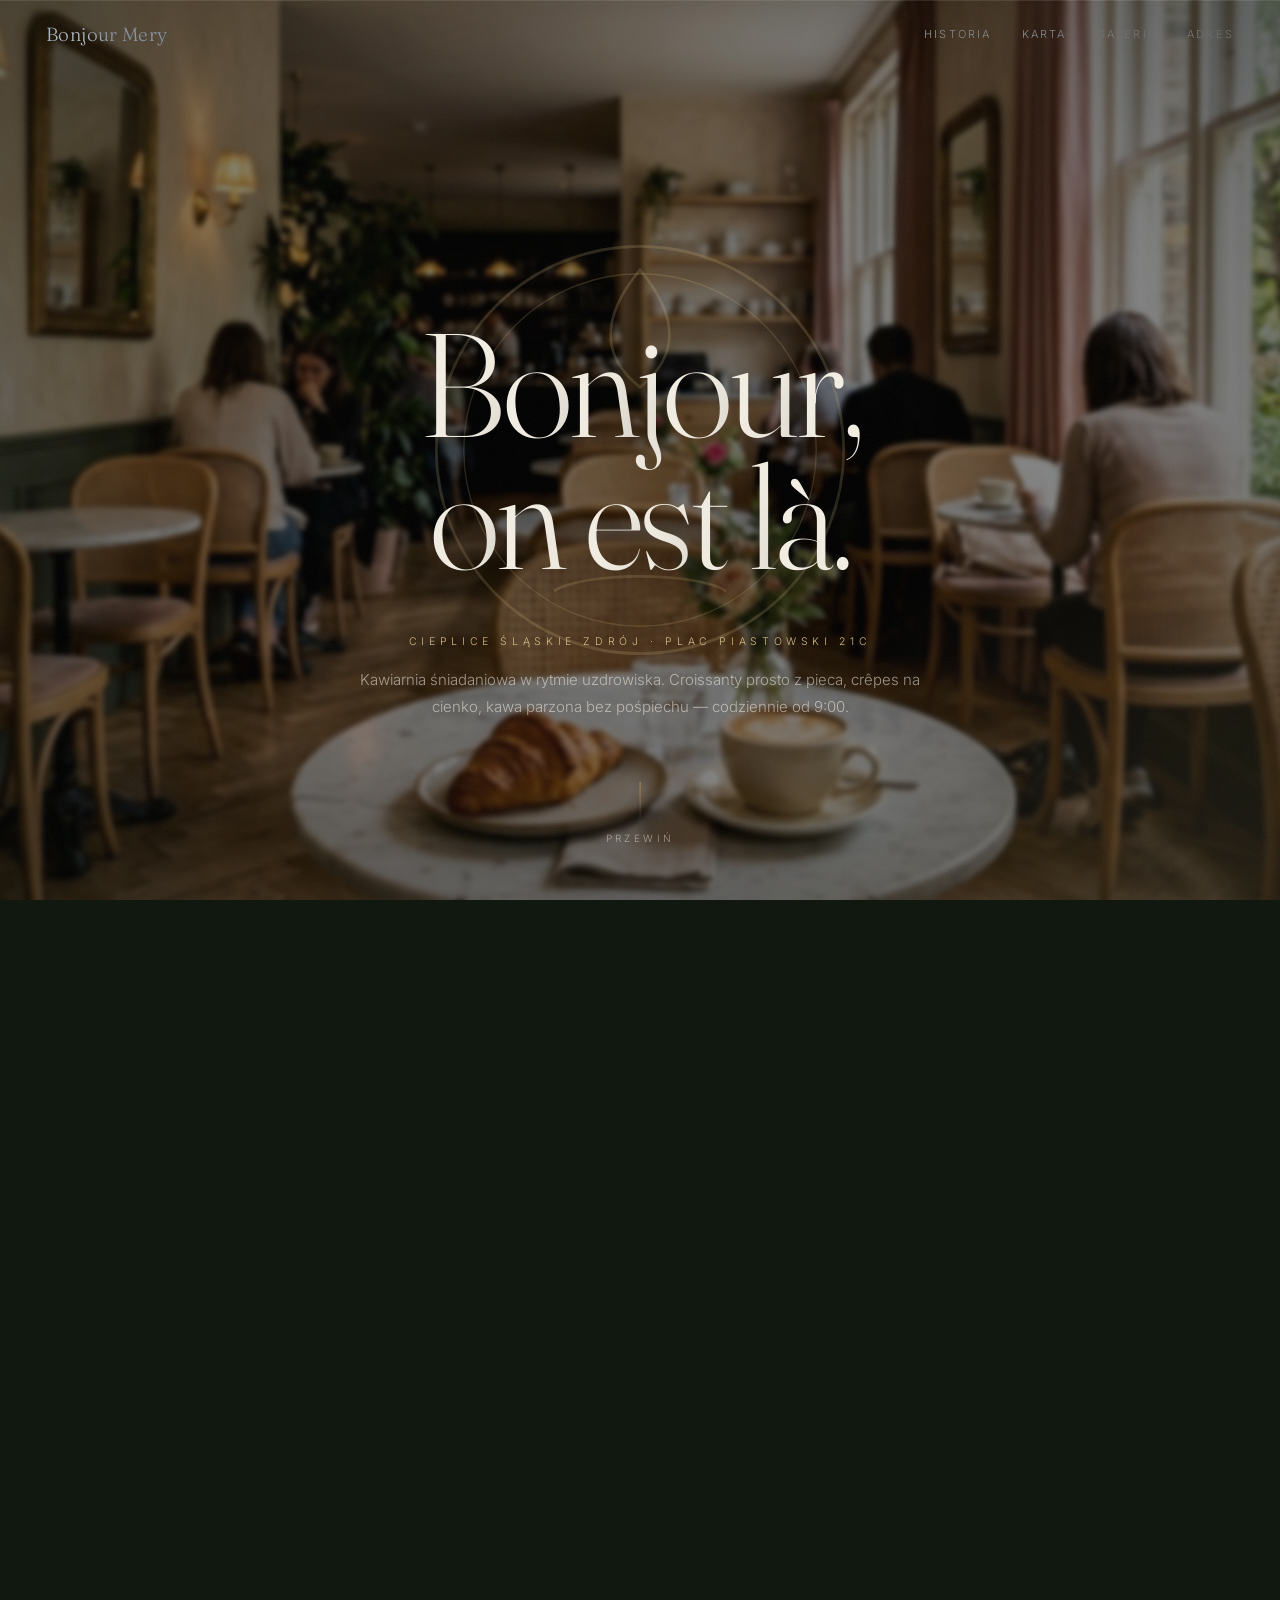
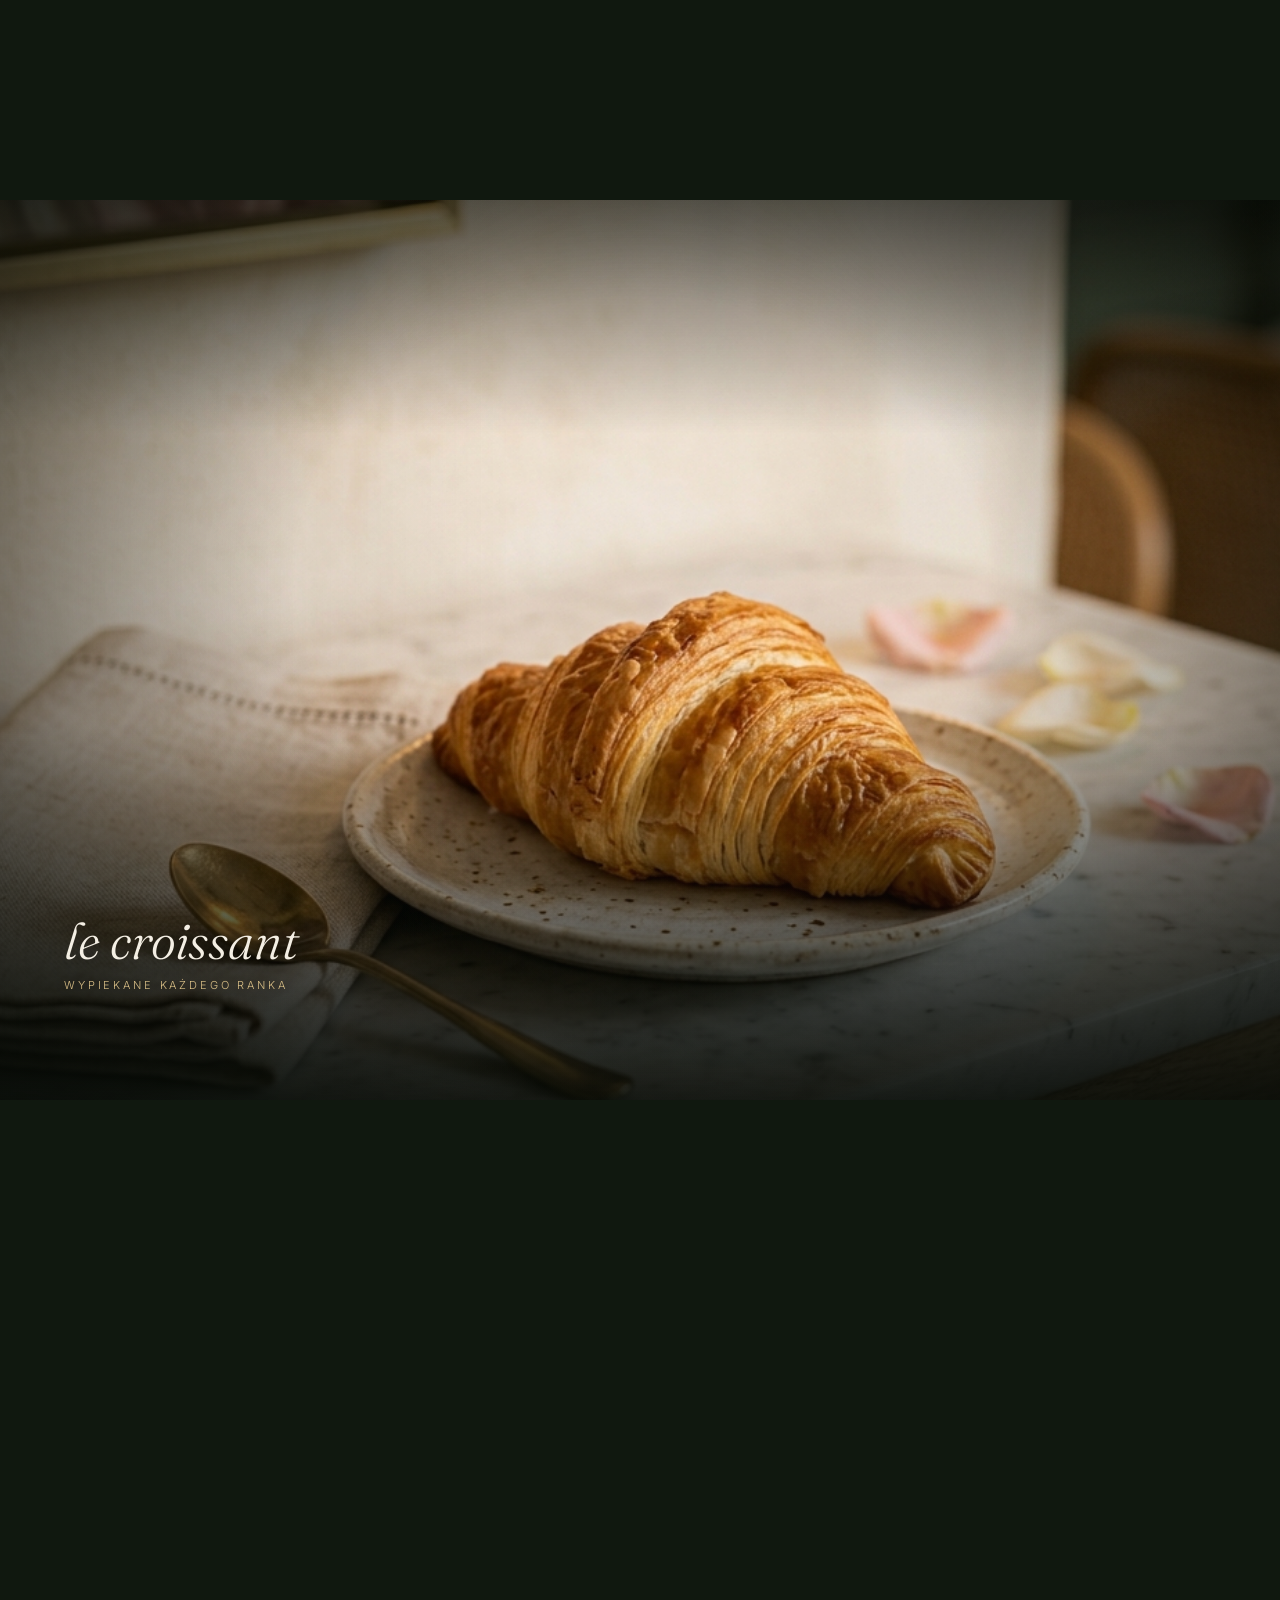
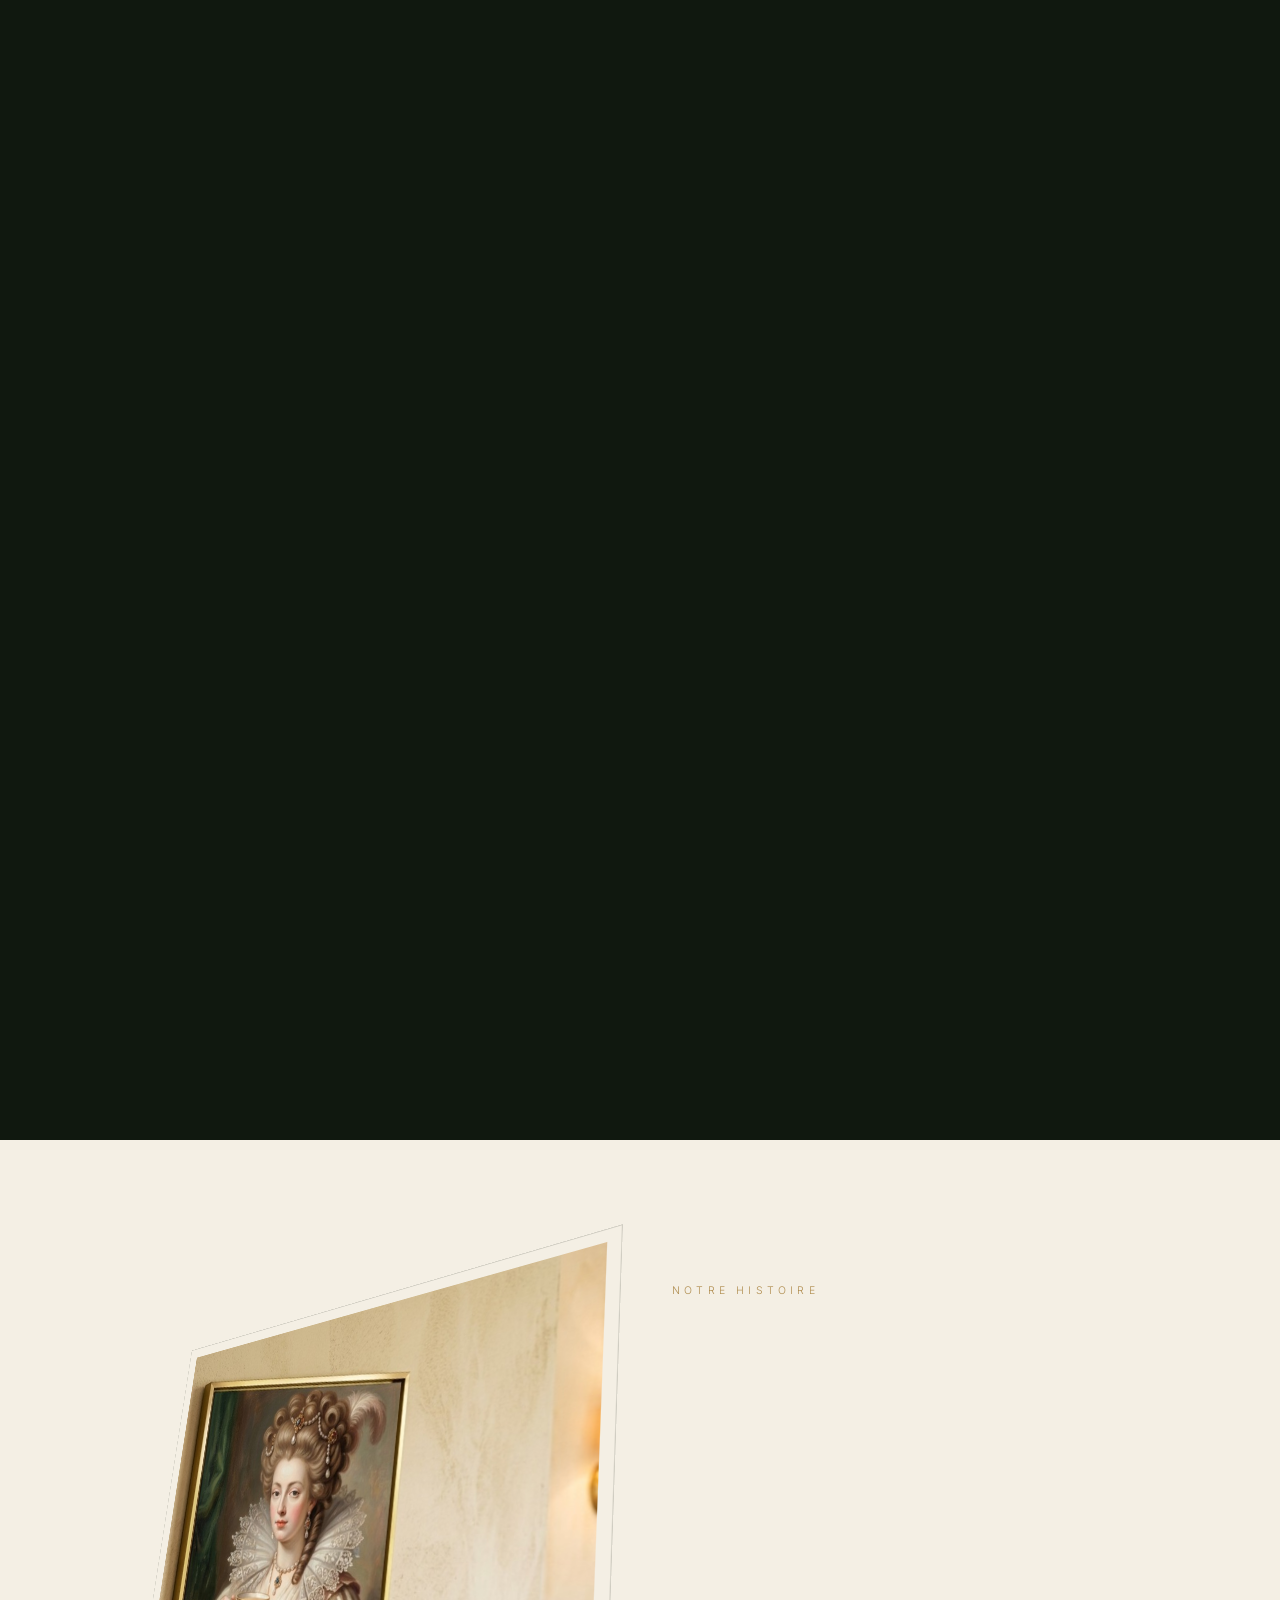
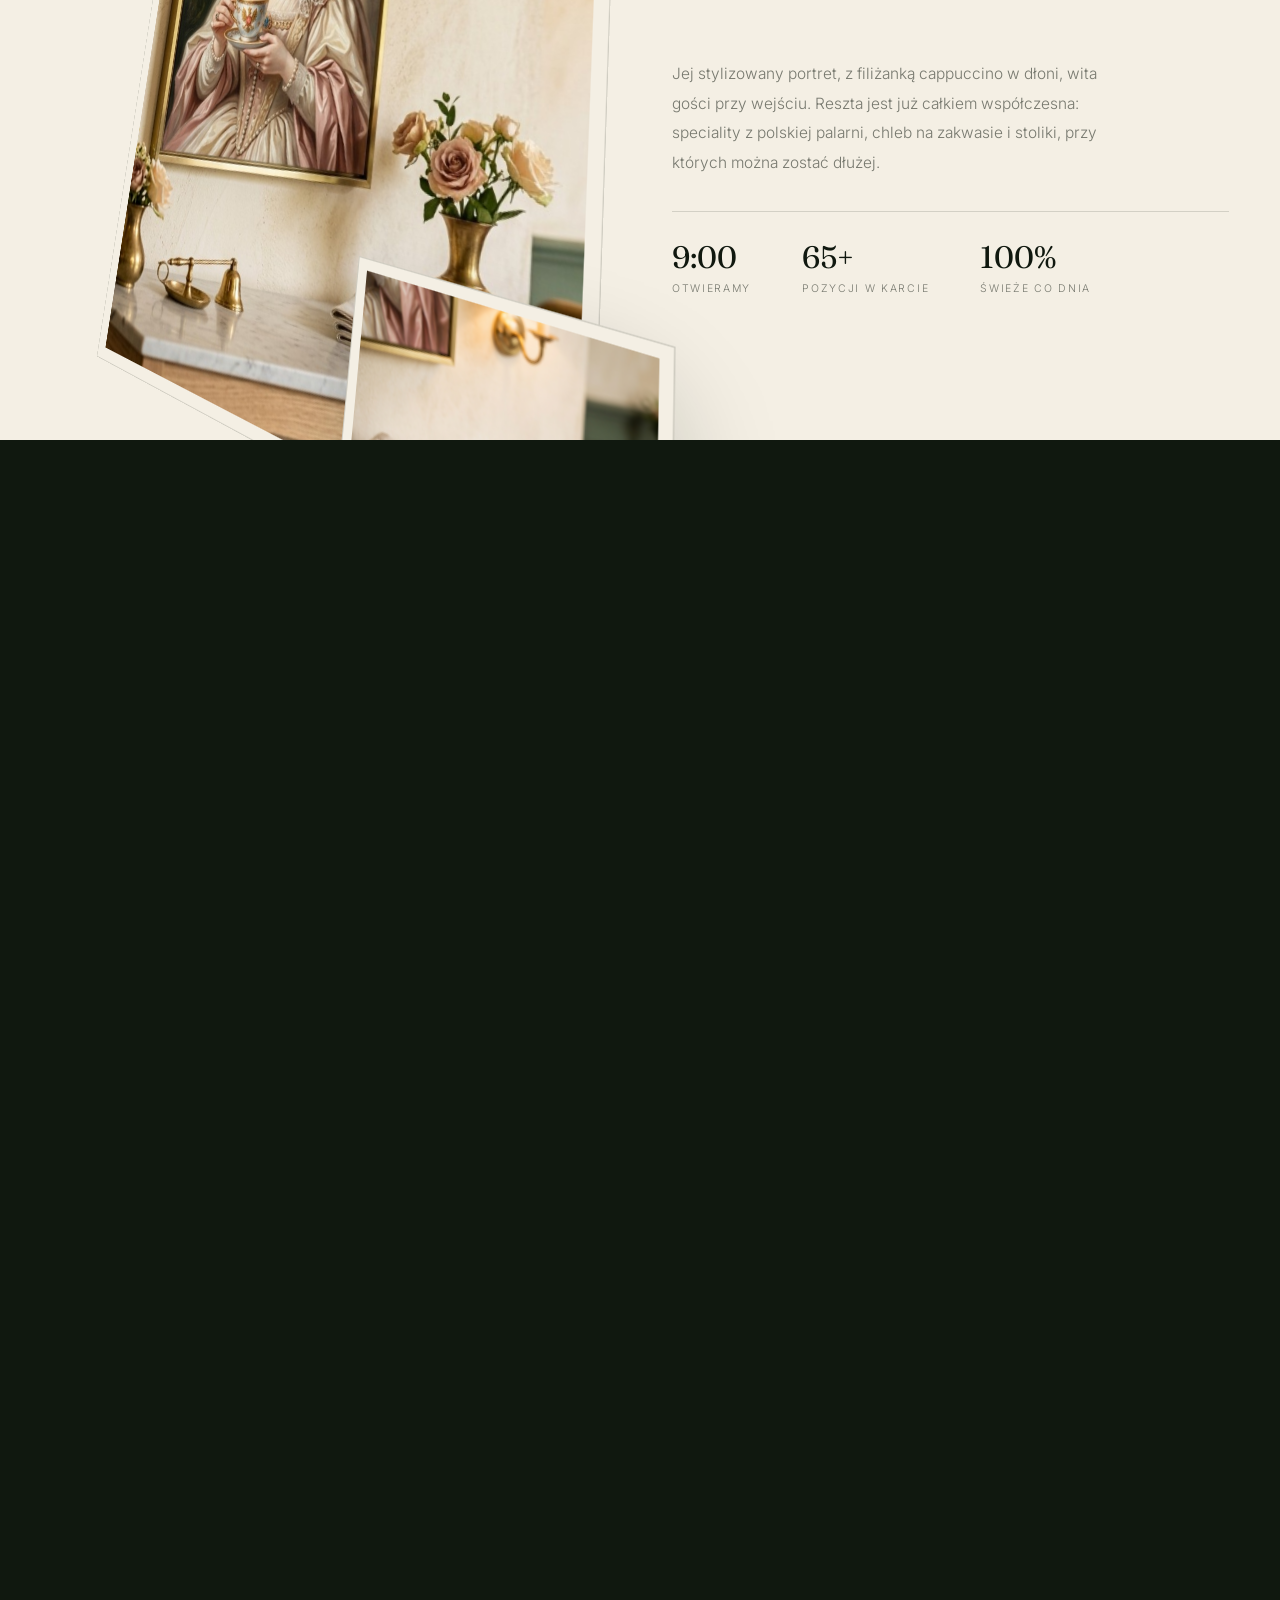
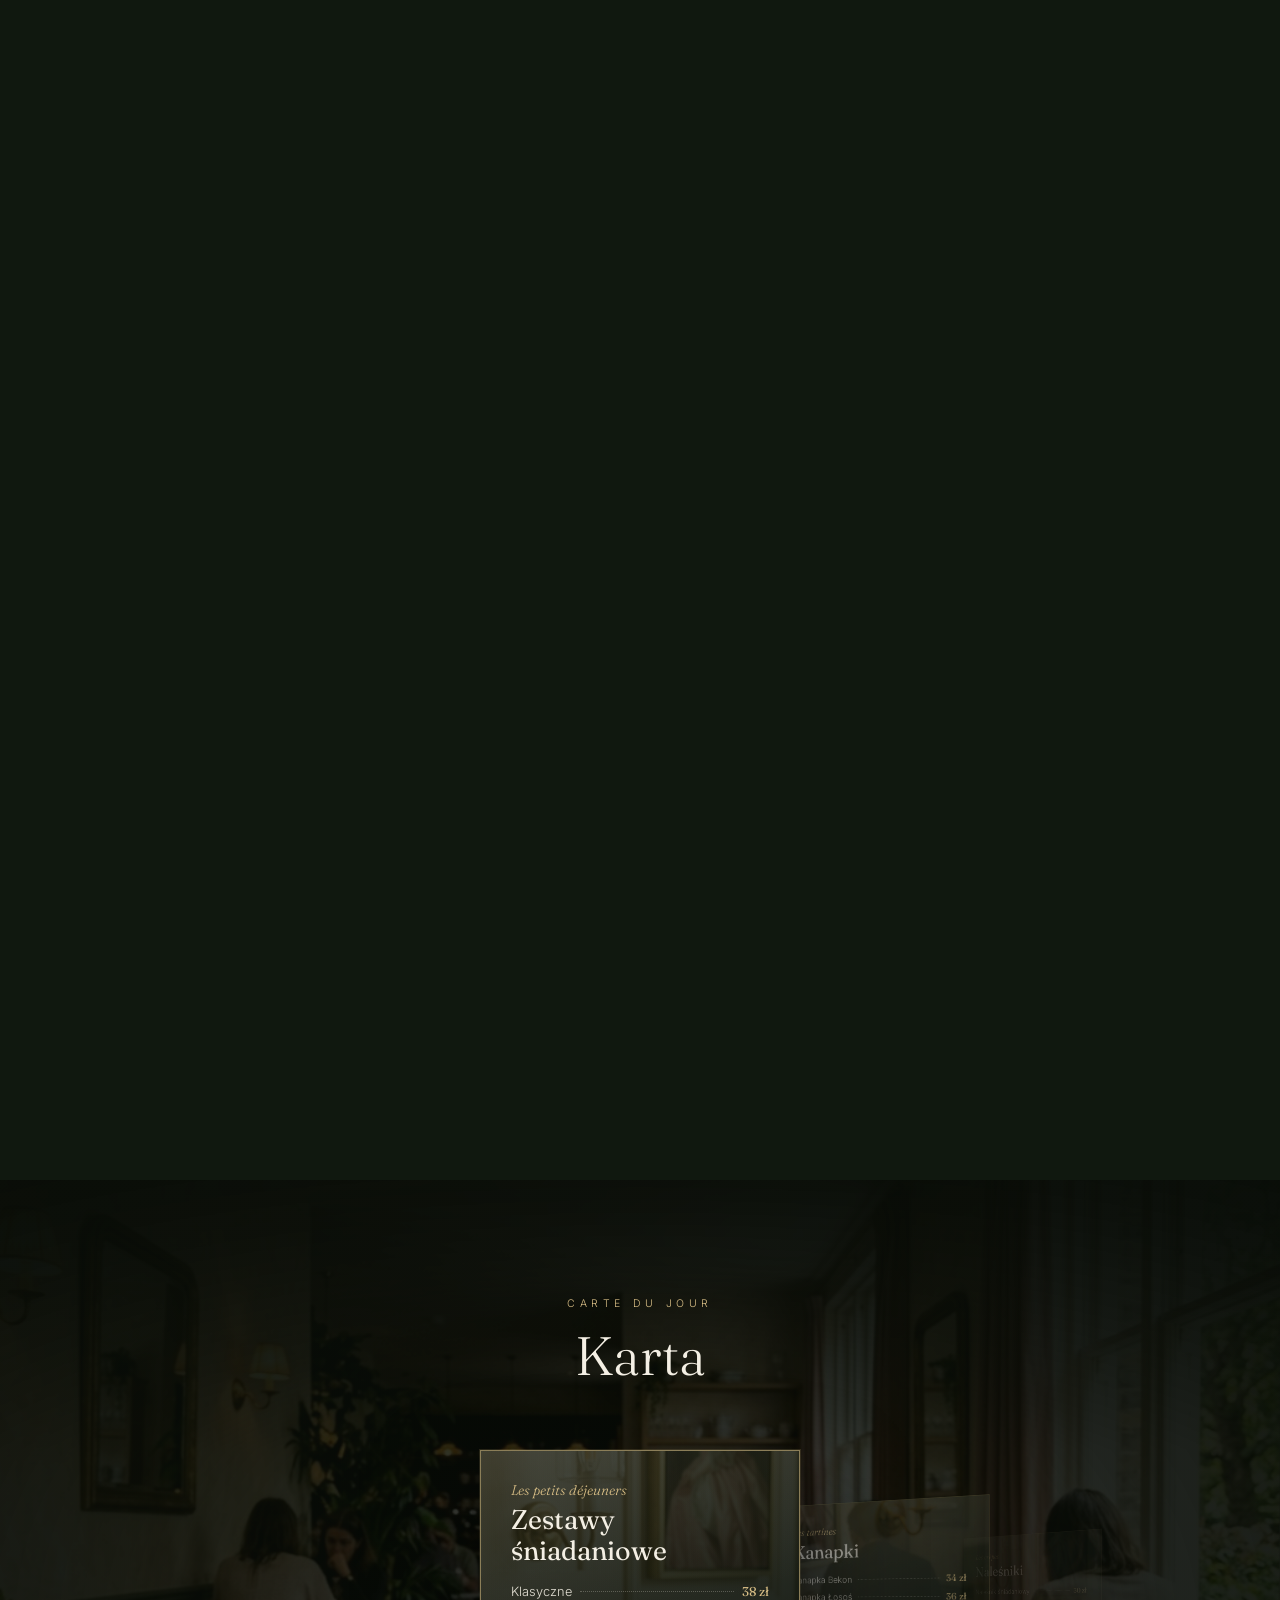
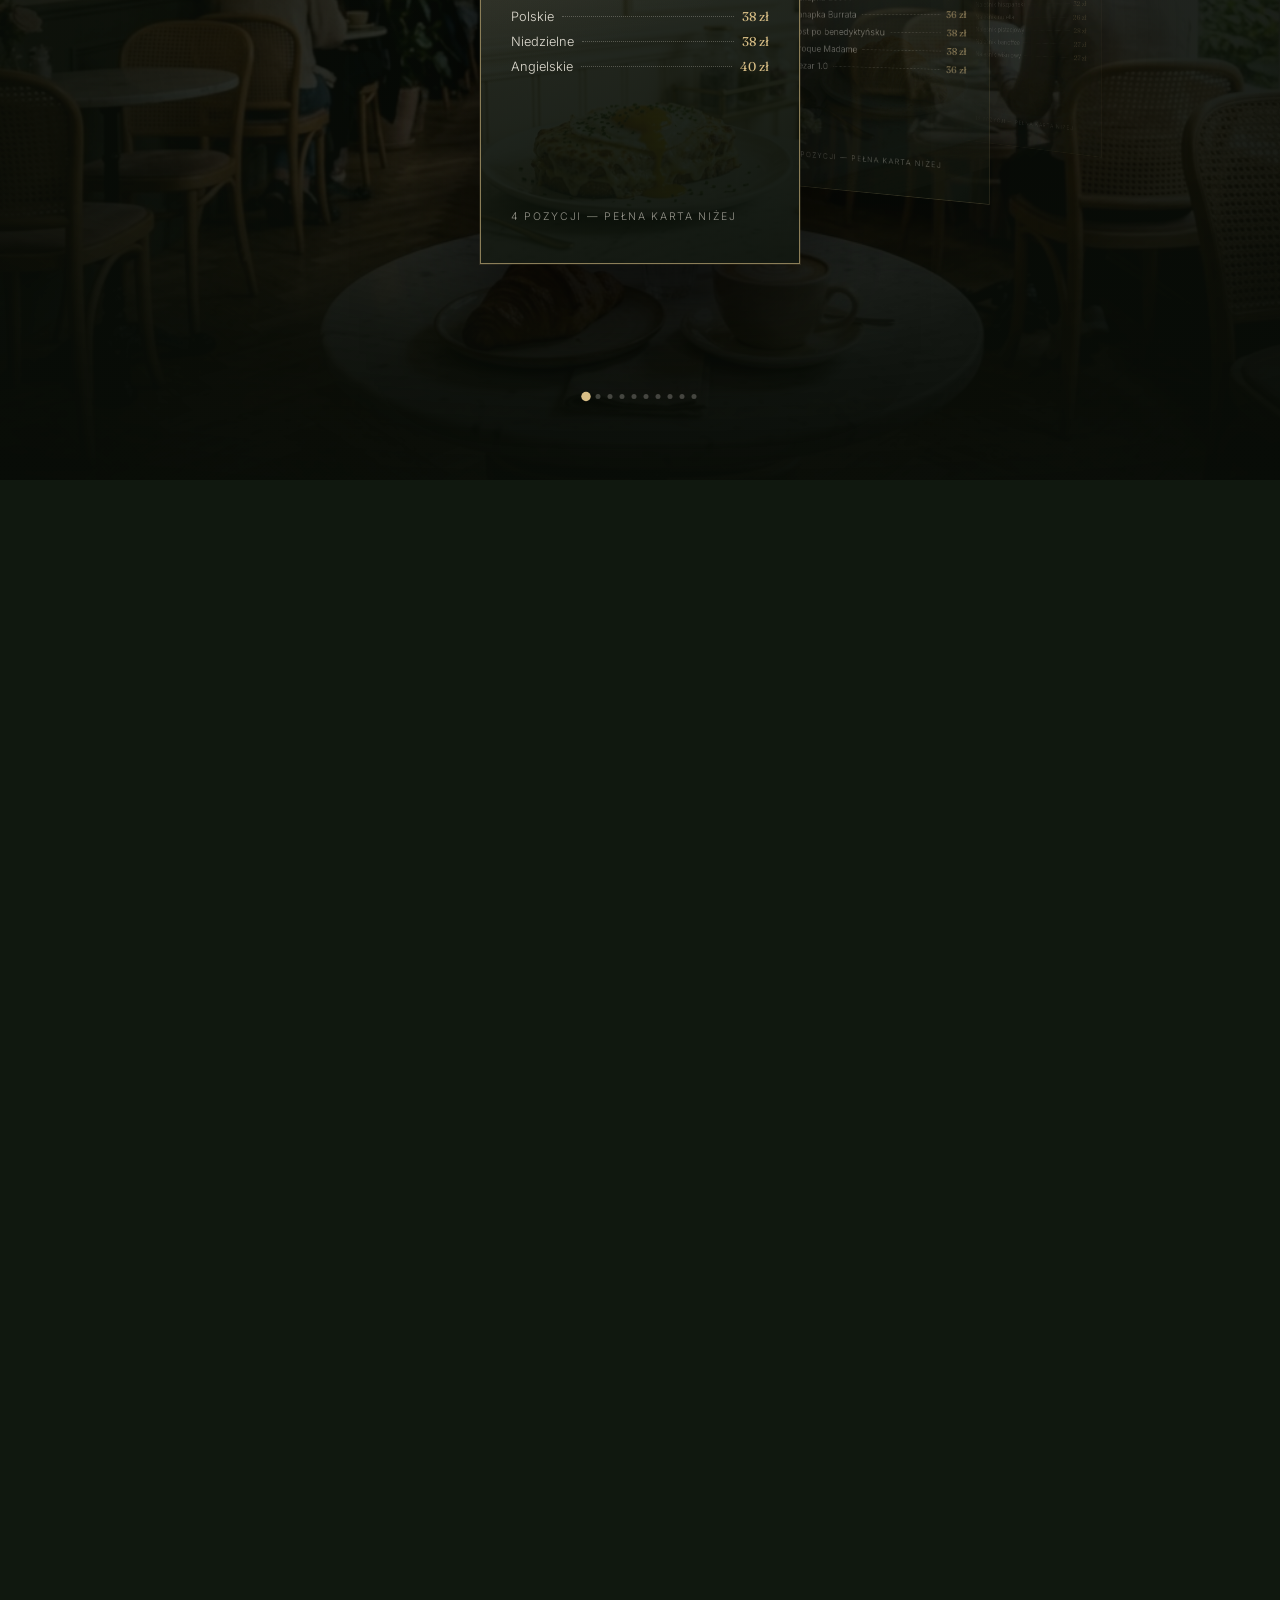
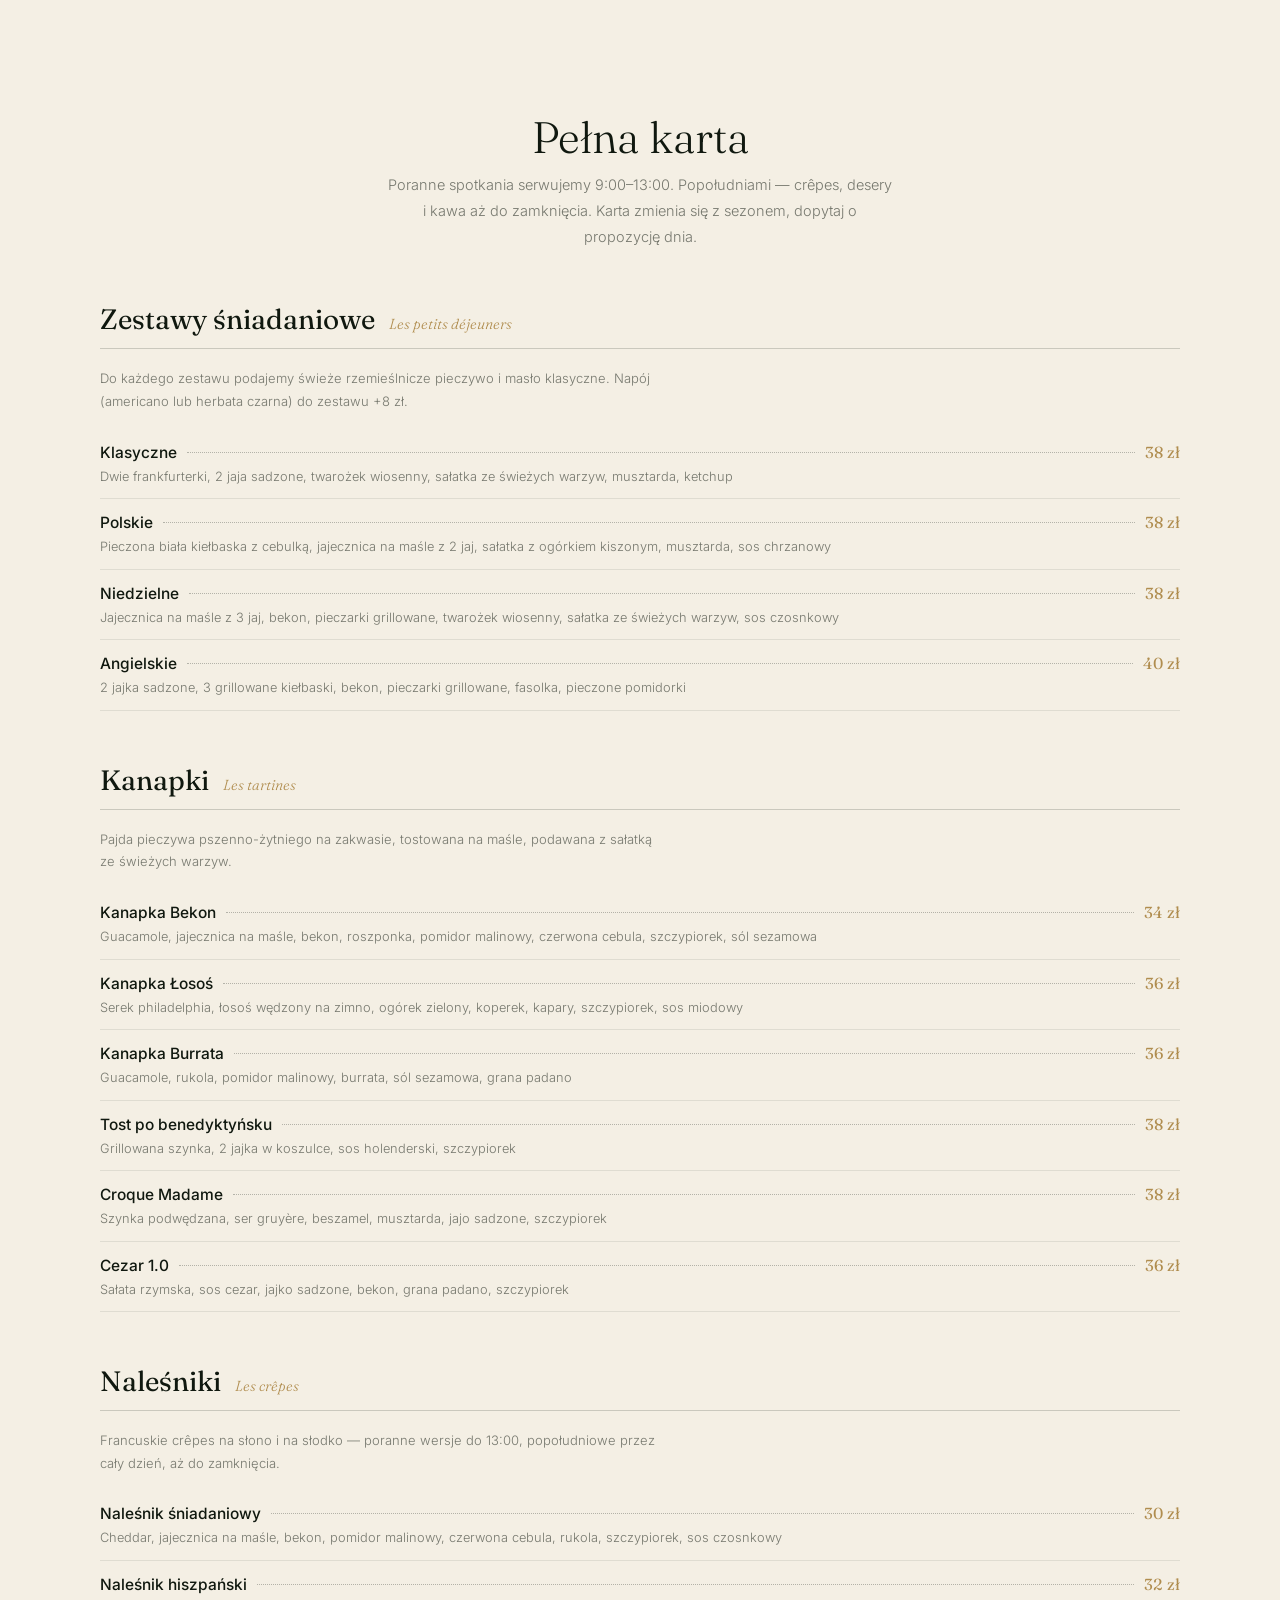
<file: index.html>
<!DOCTYPE html>
<html lang="pl">
<head>
<meta charset="utf-8">
<title>Bonjour Mery — Cieplice</title>
<meta name="viewport" content="width=device-width, initial-scale=1">
<meta name="description" content="Bonjour Mery — kawiarnia śniadaniowa w Cieplicach Śląskich Zdroju. Croissanty, crêpes i kawa speciality od 9:00.">
<link rel="icon" href="data:image/svg+xml,%3Csvg xmlns='http://www.w3.org/2000/svg' viewBox='0 0 64 64'%3E%3Crect width='64' height='64' fill='%2310180F'/%3E%3Ccircle cx='32' cy='32' r='24' fill='none' stroke='%23B08D4F' stroke-width='2'/%3E%3Cpath d='M32 14c-5 6-5 11 0 15 5-4 5-9 0-15z' fill='none' stroke='%23B08D4F' stroke-width='2'/%3E%3C/svg%3E">
<link rel="preconnect" href="https://fonts.googleapis.com">
<link rel="preconnect" href="https://fonts.gstatic.com" crossorigin>
<link href="https://fonts.googleapis.com/css2?family=Fraunces:ital,opsz,wght@0,9..144,300;0,9..144,400;0,9..144,500;1,9..144,300;1,9..144,400&family=Inter:wght@300;400;500&display=swap" rel="stylesheet">
<style>
/* ============================================================
   BONJOUR MERY — scroll-driven 3D experience
   Six acts. Each act is a tall scroll track containing a sticky
   stage; scroll position inside the track drives --p (0 → 1),
   which every transform in that act reads from.
   ============================================================ */

:root{
  --ink:#10180F;
  --ink-2:#18231A;
  --paper:#F4EFE4;
  --paper-2:#E8DFCC;
  --brass:#B08D4F;
  --brass-lt:#D8BE86;
  --muted:rgba(244,239,228,.58);
  --muted-d:rgba(16,24,15,.55);
  --serif:Fraunces,Georgia,'Times New Roman',serif;
  --sans:Inter,-apple-system,BlinkMacSystemFont,'Segoe UI',sans-serif;
  --ease:cubic-bezier(.22,.61,.36,1);
}

*{box-sizing:border-box}
html{scroll-behavior:auto}
body{
  margin:0;background:var(--ink);color:var(--paper);
  font-family:var(--sans);font-weight:300;
  -webkit-font-smoothing:antialiased;overflow-x:hidden;
}
img{display:block;max-width:100%}
a{color:inherit;text-decoration:none}
::selection{background:var(--brass);color:var(--ink)}

/* ---------- ambient texture ---------- */
#grain{
  position:fixed;inset:0;z-index:90;pointer-events:none;opacity:.05;
  background-image:url("data:image/svg+xml,%3Csvg xmlns='http://www.w3.org/2000/svg' width='200' height='200'%3E%3Cfilter id='n'%3E%3CfeTurbulence type='fractalNoise' baseFrequency='.85' numOctaves='3'/%3E%3C/filter%3E%3Crect width='100%25' height='100%25' filter='url(%23n)'/%3E%3C/svg%3E");
}
#vignette{
  position:fixed;inset:0;z-index:89;pointer-events:none;
  background:radial-gradient(ellipse at 50% 45%,transparent 55%,rgba(6,10,6,.34) 100%);
}

/* ---------- overture / preloader ---------- */
#overture{
  position:fixed;inset:0;z-index:200;background:var(--ink);
  display:flex;align-items:center;justify-content:center;flex-direction:column;gap:26px;
  transition:opacity 1.1s var(--ease),visibility 1.1s var(--ease);
}
#overture.done{opacity:0;visibility:hidden}
#overture .crest{width:132px;height:132px;color:var(--brass)}
#overture .crest path,#overture .crest circle,#overture .crest line{
  stroke-dasharray:var(--len,600);stroke-dashoffset:var(--len,600);
  animation:draw 1.9s var(--ease) forwards;
}
@keyframes draw{to{stroke-dashoffset:0}}
#overture .mark{
  font-family:var(--serif);font-size:13px;letter-spacing:.5em;text-transform:uppercase;
  color:var(--muted);opacity:0;animation:fadeUp .9s var(--ease) 1s forwards;
}
@keyframes fadeUp{from{opacity:0;transform:translateY(8px)}to{opacity:.7;transform:none}}

/* ---------- chrome ---------- */
#rail{position:fixed;top:0;left:0;right:0;height:1px;z-index:95;background:rgba(244,239,228,.1)}
#rail i{display:block;height:100%;width:0;background:linear-gradient(90deg,var(--brass),var(--brass-lt))}

#nav{
  position:fixed;top:0;left:0;right:0;z-index:80;
  display:flex;align-items:center;gap:20px;
  padding:22px clamp(18px,4vw,46px);
  transition:transform .5s var(--ease),background .5s var(--ease),padding .5s var(--ease);
  mix-blend-mode:difference;
}
#nav.tucked{transform:translateY(-110%)}
#nav .logo{font-family:var(--serif);font-size:19px;letter-spacing:.02em;margin-right:auto;color:#fff}
#nav .links{display:flex;gap:clamp(14px,2.4vw,30px);font-size:11px;letter-spacing:.2em;text-transform:uppercase;color:#fff}
#nav .links a{opacity:.65;transition:opacity .3s}
#nav .links a:hover{opacity:1}
@media(max-width:760px){#nav .links{display:none}}

.cue{
  position:absolute;left:50%;bottom:56px;transform:translateX(-50%);
  font-size:10px;letter-spacing:.34em;text-transform:uppercase;color:var(--muted);
  display:flex;flex-direction:column;align-items:center;gap:10px;
}
.cue span{display:block;width:1px;height:40px;background:linear-gradient(var(--brass),transparent);animation:pulse 2.4s infinite}
@keyframes pulse{0%,100%{opacity:.25;transform:scaleY(.55)}50%{opacity:1;transform:scaleY(1)}}

/* ---------- act scaffolding ---------- */
.act{position:relative}
.stage{
  position:sticky;top:0;height:100vh;overflow:hidden;
  perspective:1100px;perspective-origin:50% 48%;
  display:flex;align-items:center;justify-content:center;
}
.world{position:absolute;inset:0;transform-style:preserve-3d}

/* ============================ ACT I — OVERTURE ============================ */
#act-hero{height:200vh}
#act-hero .stage{background:radial-gradient(ellipse at 50% 30%,#22301F 0%,#0D140C 62%)}
.hero-far{
  position:absolute;inset:-8%;background:url('assets/salle.jpg') center/cover no-repeat;
  filter:blur(2.5px) brightness(.52) saturate(.92);
}
.hero-glow{
  position:absolute;left:50%;top:38%;width:min(120vw,1300px);aspect-ratio:1;
  transform:translate(-50%,-50%);border-radius:50%;
  background:radial-gradient(circle,rgba(216,190,134,.2) 0%,transparent 62%);
}
.hero-crest{position:absolute;left:50%;top:50%;width:min(66vw,470px);color:rgba(216,190,134,.2)}
.hero-title{
  position:relative;text-align:center;transform-style:preserve-3d;
  font-family:var(--serif);font-weight:300;
  font-size:clamp(46px,11.5vw,168px);line-height:.9;letter-spacing:-.02em;
  text-shadow:0 18px 60px rgba(4,8,4,.75);
}
.hero-title .ln{display:block;transform-style:preserve-3d}
.hero-title .ch{display:inline-block;transform-style:preserve-3d;will-change:transform,opacity}
.hero-sub{
  position:absolute;left:50%;bottom:20%;transform:translateX(-50%);text-align:center;width:min(90vw,560px);
}
.hero-sub .eyebrow{font-size:10.5px;letter-spacing:.44em;text-transform:uppercase;color:var(--brass-lt);margin:0 0 14px}
.hero-sub p{font-size:15px;line-height:1.8;color:var(--muted);margin:0}

/* ============================ ACT II — LE FILM ============================ */
/* Full-bleed photographic montage: each frame fills the viewport and is
   pushed in continuously while the next one dissolves through it. No
   floating plates, no empty 3D void — the depth comes from the photograph. */
#act-film{height:460vh}
.stage--flat{perspective:none}
#act-film .stage{background:#080C07}
.film{position:absolute;inset:0}
.shot{position:absolute;inset:0;margin:0;overflow:hidden;opacity:0;will-change:opacity}
.shot img{
  position:absolute;inset:0;width:100%;height:100%;object-fit:cover;
  will-change:transform;transform-origin:center;
}
/* cinema grade: warm lift in the highlights, deep foot, edge falloff */
.film-grade{
  position:absolute;inset:0;pointer-events:none;
  background:
    radial-gradient(ellipse at 50% 42%,transparent 38%,rgba(6,10,6,.72) 100%),
    linear-gradient(180deg,rgba(6,10,6,.62) 0%,transparent 26%,transparent 58%,rgba(6,10,6,.86) 100%),
    linear-gradient(90deg,rgba(20,14,6,.16),transparent 40%);
}
.film-caps{position:absolute;left:clamp(20px,5vw,64px);bottom:clamp(74px,12vh,120px);z-index:4}
.film-caps .cap{
  position:absolute;left:0;bottom:0;margin:0;opacity:0;white-space:nowrap;
  will-change:opacity,transform;
}
.film-caps .cap em{
  display:block;font-family:var(--serif);font-style:italic;font-size:clamp(26px,4vw,52px);
  color:var(--paper);line-height:1.05;text-shadow:0 10px 40px rgba(4,8,4,.8);
}
.film-caps .cap span{
  display:block;margin-top:10px;font-size:11px;letter-spacing:.26em;text-transform:uppercase;
  color:var(--brass-lt);text-shadow:0 4px 20px rgba(4,8,4,.9);
}
.film-copy{
  position:absolute;right:clamp(20px,5vw,64px);top:clamp(84px,14vh,150px);
  width:min(88vw,380px);text-align:right;z-index:4;pointer-events:none;
  text-shadow:0 8px 34px rgba(4,8,4,.92);
}
.film-copy h2{
  font-family:var(--serif);font-weight:300;font-size:clamp(23px,3.1vw,38px);
  margin:0 0 12px;line-height:1.14;
}
.film-copy p{font-size:13.5px;line-height:1.8;color:rgba(244,239,228,.8);margin:0}
@media(max-width:760px){
  .film-copy{right:auto;left:clamp(20px,5vw,64px);text-align:left;width:min(88vw,340px)}
  .film-caps{bottom:clamp(60px,10vh,100px)}
}

/* ============================ ACT III — L'HISTOIRE ============================ */
#act-story{height:360vh}
#act-story .stage{background:var(--paper);color:var(--ink)}
.story-grid{
  position:relative;z-index:2;width:min(92vw,1180px);
  display:grid;gap:clamp(26px,5vw,72px);
  grid-template-columns:repeat(auto-fit,minmax(min(300px,100%),1fr));
  align-items:center;transform-style:preserve-3d;
}
.story-art{position:relative;transform-style:preserve-3d;will-change:transform}
.story-art .a{border:1px solid rgba(16,24,15,.16);padding:12px;background:var(--paper)}
.story-art .a img{aspect-ratio:3/4;object-fit:cover;width:100%}
.story-art .b{
  position:absolute;right:-9%;bottom:-11%;width:47%;
  border:1px solid rgba(16,24,15,.16);padding:9px;background:var(--paper);
  box-shadow:0 26px 60px rgba(16,24,15,.2);
}
.story-art .b img{aspect-ratio:1;object-fit:cover;width:100%}
.story-copy .eyebrow{font-size:10.5px;letter-spacing:.4em;text-transform:uppercase;color:var(--brass);margin:0 0 22px}
.story-line{
  font-family:var(--serif);font-weight:300;font-style:italic;
  font-size:clamp(23px,3.1vw,40px);line-height:1.28;margin:0 0 .38em;
  transform-origin:50% 100%;will-change:transform,opacity;
}
.story-body{font-size:15.5px;line-height:1.9;color:var(--muted-d);margin:26px 0 0;max-width:46ch}
.story-stats{display:flex;flex-wrap:wrap;gap:clamp(20px,4vw,52px);margin-top:34px;padding-top:26px;border-top:1px solid rgba(16,24,15,.14)}
.story-stats b{display:block;font-family:var(--serif);font-weight:400;font-size:31px}
.story-stats span{font-size:10.5px;letter-spacing:.16em;text-transform:uppercase;color:var(--muted-d)}

/* ============================ ACT IV — LA CARTE ============================ */
#act-carte .stage{background:#0B110A}
/* a real room behind the cards, so the deck sits somewhere instead of
   floating in an empty void */
.carte-bg{position:absolute;inset:0;z-index:0;overflow:hidden}
.carte-bg img{width:100%;height:100%;object-fit:cover;transform:scale(1.08);will-change:transform}
.carte-bg::after{
  content:'';position:absolute;inset:0;
  background:
    radial-gradient(ellipse at 50% 50%,rgba(8,12,7,.72) 0%,rgba(8,12,7,.9) 58%,rgba(8,12,7,.97) 100%),
    linear-gradient(180deg,rgba(8,12,7,.75),transparent 30%,transparent 66%,rgba(8,12,7,.85));
}
.carte-head{position:absolute;top:13vh;left:50%;transform:translateX(-50%);text-align:center;z-index:5;width:min(92vw,640px)}
.carte-head .eyebrow{font-size:10.5px;letter-spacing:.44em;text-transform:uppercase;color:var(--brass-lt);margin:0 0 12px}
.carte-head h2{font-family:var(--serif);font-weight:300;font-size:clamp(28px,5vw,54px);margin:0}
.deck{position:absolute;left:50%;top:53%;width:0;height:0;transform-style:preserve-3d;z-index:3}
.card{
  position:absolute;left:50%;top:50%;
  width:clamp(258px,25vw,360px);height:clamp(370px,46vh,470px);
  margin:0;transform-style:preserve-3d;will-change:transform,opacity;
  background:#0E150D;
  border:1px solid rgba(216,190,134,.3);
  transition:border-color .5s var(--ease),box-shadow .5s var(--ease);
  padding:clamp(20px,2.4vw,30px);
  display:flex;flex-direction:column;
  box-shadow:0 44px 90px rgba(0,0,0,.55);
}
.card::after{
  content:'';position:absolute;inset:0;pointer-events:none;
  background:linear-gradient(160deg,rgba(216,190,134,.09),transparent 46%);
}
.card .cimg{position:absolute;inset:0;overflow:hidden}
.card .cimg img{width:100%;height:100%;object-fit:cover}
.card .cimg::after{content:'';position:absolute;inset:0;background:linear-gradient(163deg,rgba(11,17,10,.80) 0%,rgba(11,17,10,.90) 48%,rgba(11,17,10,.96) 100%)}
.card.focus{border-color:rgba(216,190,134,.62);box-shadow:0 54px 110px rgba(0,0,0,.66),0 0 0 1px rgba(216,190,134,.16)}
.card .cbody{position:relative;z-index:2;display:flex;flex-direction:column;height:100%}
.card .fr{font-family:var(--serif);font-style:italic;font-size:14px;color:var(--brass-lt);margin:0 0 6px}
.card h3{font-family:var(--serif);font-weight:400;font-size:clamp(21px,2.2vw,27px);margin:0 0 16px;line-height:1.14}
.card ul{list-style:none;margin:0;padding:0;display:grid;gap:9px}
.card li{display:flex;align-items:baseline;gap:8px;font-size:12.8px}
.card li i{flex:1;border-bottom:1px dotted rgba(244,239,228,.26);transform:translateY(-4px)}
.card li b{font-family:var(--serif);font-weight:400;color:var(--brass-lt);white-space:nowrap}
.card li em{font-style:normal;color:rgba(244,239,228,.9);white-space:nowrap;overflow:hidden;text-overflow:ellipsis;max-width:62%}
.card .cnt{margin-top:auto;padding-top:14px;font-size:10.5px;letter-spacing:.16em;text-transform:uppercase;color:var(--muted)}
.deck-nav{
  position:absolute;bottom:9vh;left:50%;transform:translateX(-50%);z-index:6;
  display:flex;gap:7px;flex-wrap:wrap;justify-content:center;max-width:92vw;
}
.deck-nav b{width:5px;height:5px;border-radius:50%;background:rgba(244,239,228,.24);transition:all .4s var(--ease)}
.deck-nav b.on{background:var(--brass-lt);transform:scale(1.9)}

/* full carte (flat, readable) */
.carte-full{position:relative;z-index:4;background:var(--paper);color:var(--ink);padding:clamp(56px,9vw,110px) clamp(18px,4vw,46px)}
.carte-full .inner{width:min(92vw,1080px);margin:0 auto}
.carte-full h2{font-family:var(--serif);font-weight:300;font-size:clamp(26px,4vw,44px);margin:0 0 8px;text-align:center}
.carte-full .sub{text-align:center;color:var(--muted-d);font-size:14.5px;line-height:1.8;margin:0 auto 52px;max-width:56ch}
.cat{margin-bottom:52px;opacity:0;transform:translateY(26px);transition:opacity .8s var(--ease),transform .8s var(--ease)}
.cat.in{opacity:1;transform:none}
.cat > header{display:flex;align-items:baseline;gap:14px;margin-bottom:18px;padding-bottom:12px;border-bottom:1px solid rgba(16,24,15,.18)}
.cat > header h3{font-family:var(--serif);font-weight:400;font-size:clamp(20px,2.6vw,28px);margin:0}
.cat > header em{font-family:var(--serif);font-style:italic;font-size:14.5px;color:var(--brass)}
.cat .note{font-size:13px;line-height:1.75;color:var(--muted-d);margin:0 0 18px;max-width:70ch}
.cat ul{list-style:none;margin:0;padding:0;display:grid;gap:2px}
.cat li{padding:11px 0;border-bottom:1px solid rgba(16,24,15,.09)}
.cat .row{display:flex;align-items:baseline;gap:10px}
.cat .row strong{font-weight:500;font-size:15.5px;white-space:nowrap}
.cat .row i{flex:1;border-bottom:1px dotted rgba(16,24,15,.28);transform:translateY(-5px);min-width:14px}
.cat .row b{font-family:var(--serif);font-weight:400;font-size:16px;color:var(--brass);white-space:nowrap}
.cat .d{font-size:12.8px;line-height:1.6;color:var(--muted-d);margin:5px 0 0}

/* ============================ ACT V — LA GALERIE ============================ */
/* A gallery walk: the wall of prints tracks horizontally past the viewer,
   each print set at its own depth so the row has real parallax. */
#act-gal{height:400vh}
#act-gal .stage{background:radial-gradient(ellipse at 50% 46%,#1A241A,#080C07 76%)}
.walk{
  position:absolute;top:50%;left:0;display:flex;align-items:center;
  gap:clamp(18px,3vw,52px);padding:0 12vw;will-change:transform;
}
.walk .frame{
  flex:0 0 auto;margin:0;position:relative;
  height:clamp(280px,54vh,600px);
  padding:clamp(7px,.8vw,13px);background:var(--paper);
  box-shadow:0 34px 80px rgba(0,0,0,.62);
  will-change:transform;
}
.walk .frame img{height:100%;width:auto;max-width:none;display:block;object-fit:cover}
.walk .f0{height:clamp(280px,54vh,600px)}
.walk .f1{height:clamp(220px,42vh,470px)}
.walk .f2{height:clamp(250px,48vh,530px)}
.gal-title{
  position:absolute;left:50%;top:11vh;transform:translateX(-50%);text-align:center;z-index:5;
  pointer-events:none;width:min(92vw,600px);text-shadow:0 8px 36px rgba(4,8,4,.9);
}
.gal-title .eyebrow{font-size:10.5px;letter-spacing:.44em;text-transform:uppercase;color:var(--brass-lt);margin:0 0 12px}
.gal-title h2{font-family:var(--serif);font-weight:300;font-size:clamp(28px,5vw,54px);margin:0}

/* ============================ ACT VI — L'ADRESSE ============================ */
#adresse{position:relative;z-index:4;background:var(--ink-2);padding:clamp(64px,9vw,120px) clamp(18px,4vw,46px) 0}
#adresse .inner{width:min(92vw,1180px);margin:0 auto;display:grid;gap:clamp(30px,5vw,70px);grid-template-columns:repeat(auto-fit,minmax(min(300px,100%),1fr))}
#adresse .eyebrow{font-size:10.5px;letter-spacing:.44em;text-transform:uppercase;color:var(--brass-lt);margin:0 0 16px}
#adresse h2{font-family:var(--serif);font-weight:300;font-size:clamp(28px,4.4vw,50px);line-height:1.1;margin:0 0 30px}
.rows{display:grid;gap:0;max-width:440px}
.rows div{display:grid;grid-template-columns:104px 1fr;gap:14px;padding:15px 0;border-bottom:1px solid rgba(244,239,228,.13)}
.rows dt,.rows span:first-child{font-size:10.5px;letter-spacing:.16em;text-transform:uppercase;color:var(--muted);padding-top:3px}
.rows a:hover{color:var(--brass-lt)}
.btns{display:flex;flex-wrap:wrap;gap:12px;margin-top:32px}
.btn{
  position:relative;overflow:hidden;display:inline-flex;align-items:center;gap:9px;
  padding:15px 28px;font-size:11px;letter-spacing:.18em;text-transform:uppercase;
  border:1px solid rgba(244,239,228,.3);transition:color .4s var(--ease),border-color .4s var(--ease);
}
.btn i{position:absolute;inset:0;background:var(--brass-lt);transform:scaleY(0);transform-origin:bottom;transition:transform .45s var(--ease);z-index:-1}
.btn span{position:relative;z-index:1}
.btn:hover{color:var(--ink);border-color:var(--brass-lt)}
.btn:hover i{transform:scaleY(1)}
.btn.solid{background:var(--brass-lt);color:var(--ink);border-color:var(--brass-lt)}
.btn.solid i{background:transparent;border:1px solid var(--brass-lt)}
.btn.solid:hover{background:transparent;color:var(--brass-lt)}
.map{border:1px solid rgba(244,239,228,.16);padding:9px;background:rgba(244,239,228,.03)}
.map iframe{width:100%;aspect-ratio:4/3;border:0;display:block;filter:grayscale(.35) contrast(.95) brightness(.9)}
.map + p{font-size:13px;line-height:1.7;color:var(--muted);margin:13px 0 0}

.hours{margin-top:clamp(48px,7vw,84px);border-top:1px solid rgba(244,239,228,.13);padding-top:clamp(34px,5vw,52px)}
.hours .wrap{width:min(92vw,1180px);margin:0 auto;display:grid;gap:clamp(20px,4vw,56px);grid-template-columns:repeat(auto-fit,minmax(min(240px,100%),1fr))}
.hours .r{display:flex;justify-content:space-between;align-items:baseline;gap:14px;padding:13px 0;border-bottom:1px solid rgba(244,239,228,.1)}
.hours .r.today{color:var(--brass-lt)}
.hours .r span:first-child{font-size:13.5px}
.hours .r span:last-child{font-family:var(--serif);font-size:18px}

footer{background:var(--ink-2);padding:clamp(50px,7vw,80px) clamp(18px,4vw,46px) 34px;margin-top:clamp(48px,7vw,80px);border-top:1px solid rgba(244,239,228,.1)}
footer .inner{width:min(92vw,1180px);margin:0 auto}
footer .cols{display:grid;gap:32px;grid-template-columns:repeat(auto-fit,minmax(210px,1fr));padding-bottom:38px}
footer .cols h4{font-size:10.5px;letter-spacing:.18em;text-transform:uppercase;color:var(--brass-lt);margin:0 0 14px;font-weight:400}
footer .cols p,footer .cols a{font-size:14px;line-height:1.9;color:var(--muted);margin:0;display:block}
footer .cols a:hover{color:var(--paper)}
footer .lg{font-family:var(--serif);font-size:25px;color:var(--paper);margin:0 0 10px}
footer .lg + p{font-family:var(--serif);font-style:italic;font-size:15px}
footer .base{display:flex;flex-wrap:wrap;justify-content:space-between;gap:12px 24px;padding-top:24px;border-top:1px solid rgba(244,239,228,.1);font-size:12px;color:rgba(244,239,228,.42)}

/* ---------- ornament ---------- */
.orn{display:flex;align-items:center;justify-content:center;gap:16px;padding:clamp(34px,5vw,60px) 0;color:var(--brass)}

/* ---------- reduced motion / no-JS fallback ---------- */
@media(prefers-reduced-motion:reduce){
  #overture{display:none}
  .act{height:auto !important}
  .stage{position:relative;height:auto;min-height:0;padding:clamp(56px,9vw,100px) 18px;display:block;perspective:none}
  .world,.deck,.film,.walk{position:relative;inset:auto;transform:none !important;left:auto;top:auto;width:auto;height:auto}
  .card,.shot,.walk .frame{position:relative;left:auto;top:auto;margin:0 auto 26px;transform:none !important;opacity:1 !important;width:min(92vw,420px);height:auto}
  .shot img{position:relative;inset:auto;height:auto}
  .walk{display:block;padding:0}
  .walk .frame img{width:100%;height:auto}
  .film-grade,.film-caps{display:none}
  .hero-crest,.hero-far,.hero-glow,.cue,.deck-nav{display:none}
  .hero-title .ch{transform:none !important;opacity:1 !important}
  .story-line{transform:none !important;opacity:1 !important}
  .carte-head,.gal-title,.film-copy,.hero-sub{position:relative;left:auto;right:auto;top:auto;bottom:auto;transform:none;margin:0 auto 34px;width:auto;text-align:center}
  .cat{opacity:1;transform:none}
  .story-art .b{position:relative;right:auto;bottom:auto;width:60%;margin-top:14px}
}
</style>
</head>
<body>

<div id="overture">
  <svg class="crest" viewBox="0 0 120 120" fill="none" stroke="currentColor" stroke-width="1.1">
    <circle cx="60" cy="60" r="52" style="--len:340"/>
    <circle cx="60" cy="60" r="45" stroke-width=".5" style="--len:290"/>
    <path d="M60 14c-10 12-10 22 0 30 10-8 10-18 0-30z" style="--len:90"/>
    <path d="M38 96c8-5 36-5 44 0" style="--len:60"/>
    <line x1="60" y1="99" x2="60" y2="106" style="--len:12"/>
  </svg>
  <div class="mark">Bonjour Mery</div>
</div>

<div id="grain"></div>
<div id="vignette"></div>
<div id="rail"><i></i></div>

<nav id="nav">
  <a href="#top" class="logo">Bonjour&nbsp;Mery</a>
  <div class="links">
    <a href="#act-story">Historia</a>
    <a href="#act-carte">Karta</a>
    <a href="#act-gal">Galeria</a>
    <a href="#adresse">Adres</a>
  </div>
</nav>

<!-- ========================= ACT I ========================= -->
<section class="act" id="act-hero">
  <div class="stage" id="top">
    <div class="world">
      <div class="hero-far"  data-d="0.10"></div>
      <div class="hero-glow" data-d="0.20"></div>
      <svg class="hero-crest" viewBox="0 0 120 120" fill="none" stroke="currentColor" stroke-width=".7" data-d="0.34" style="transform:translate(-50%,-50%)">
        <circle cx="60" cy="60" r="52"/><circle cx="60" cy="60" r="45" stroke-width=".35"/>
        <path d="M60 14c-10 12-10 22 0 30 10-8 10-18 0-30z"/><path d="M38 96c8-5 36-5 44 0"/>
      </svg>
    </div>

    <h1 class="hero-title" id="heroTitle">
      <span class="ln"><span class="ch">B</span><span class="ch">o</span><span class="ch">n</span><span class="ch">j</span><span class="ch">o</span><span class="ch">u</span><span class="ch">r</span><span class="ch">,</span></span>
      <span class="ln"><span class="ch">o</span><span class="ch">n</span><span class="ch">&nbsp;</span><span class="ch">e</span><span class="ch">s</span><span class="ch">t</span><span class="ch">&nbsp;</span><span class="ch">l</span><span class="ch">à</span><span class="ch">.</span></span>
    </h1>

    <div class="hero-sub" id="heroSub">
      <p class="eyebrow">Cieplice Śląskie Zdrój · Plac Piastowski 21C</p>
      <p>Kawiarnia śniadaniowa w rytmie uzdrowiska. Croissanty prosto z pieca, crêpes na cienko, kawa parzona bez pośpiechu — codziennie od 9:00.</p>
    </div>

    <div class="cue"><span></span>Przewiń</div>
  </div>
</section>

<!-- ========================= ACT II ========================= -->
<section class="act" id="act-film">
  <div class="stage stage--flat">
    <div class="film" id="film">
      <figure class="shot" data-i="0">
        <img src="assets/croissant.png" alt="le croissant" >
      </figure>
      <figure class="shot" data-i="1">
        <img src="assets/latte.png" alt="le café" >
      </figure>
      <figure class="shot" data-i="2">
        <img src="assets/croque.jpg" alt="croque madame" loading="lazy">
      </figure>
      <figure class="shot" data-i="3">
        <img src="assets/suzette.jpg" alt="crêpe suzette" loading="lazy">
      </figure>
      <figure class="shot" data-i="4">
        <img src="assets/dessert.png" alt="la vitrine" loading="lazy">
      </figure>
      <figure class="shot" data-i="5">
        <img src="assets/comptoir.png" alt="la salle" loading="lazy">
      </figure>
    </div>
    <div class="film-grade"></div>
    <div class="film-caps" id="filmCaps">
      <figcaption class="cap" data-i="0">
        <em>le croissant</em>
        <span>Wypiekane każdego ranka</span>
      </figcaption>
      <figcaption class="cap" data-i="1">
        <em>le café</em>
        <span>Speciality z polskiej palarni</span>
      </figcaption>
      <figcaption class="cap" data-i="2">
        <em>croque madame</em>
        <span>Gruyère, beszamel, jajko</span>
      </figcaption>
      <figcaption class="cap" data-i="3">
        <em>crêpe suzette</em>
        <span>Maślany karmel i pomarańcze</span>
      </figcaption>
      <figcaption class="cap" data-i="4">
        <em>la vitrine</em>
        <span>Witryna zmienia się co dnia</span>
      </figcaption>
      <figcaption class="cap" data-i="5">
        <em>la salle</em>
        <span>Mosiądz, marmur, poranne światło</span>
      </figcaption>
    </div>
    <div class="film-copy" id="filmCopy">
      <h2>Poranek zaczyna się&nbsp;powoli</h2>
      <p>Masło z małej mleczarni. Ciasto na naleśniki odpoczywające od wieczora. Kawa, przy której nikt nie pogania.</p>
    </div>
  </div>
</section>

<!-- ========================= ACT III ========================= -->
<section class="act" id="act-story">
  <div class="stage">
    <div class="story-grid">
      <div class="story-art" id="storyArt">
        <div class="a"><img src="assets/marysienka.jpg" alt="Portret Marysieńki z filiżanką" loading="lazy"></div>
        <div class="b"><img src="assets/croissant.png" alt="Croissant, detal stolika" loading="lazy"></div>
      </div>
      <div class="story-copy">
        <p class="eyebrow">Notre histoire</p>
        <p class="story-line" data-i="0">Nazwa pochodzi</p>
        <p class="story-line" data-i="1">od Marysieńki —</p>
        <p class="story-line" data-i="2">królowej, która</p>
        <p class="story-line" data-i="3">przywiozła kawę</p>
        <p class="story-line" data-i="4">na polski dwór.</p>
        <p class="story-body">Jej stylizowany portret, z filiżanką cappuccino w dłoni, wita gości przy wejściu. Reszta jest już całkiem współczesna: speciality z polskiej palarni, chleb na zakwasie i stoliki, przy których można zostać dłużej.</p>
        <div class="story-stats">
          <div><b data-count="9">9:00</b><span>Otwieramy</span></div>
          <div><b data-count="65" data-suffix="+">65+</b><span>Pozycji w karcie</span></div>
          <div><b data-count="100" data-suffix="%">100%</b><span>Świeże co dnia</span></div>
        </div>
      </div>
    </div>
  </div>
</section>

<!-- ========================= ACT IV ========================= -->
<section class="act" id="act-carte">
  <div class="stage">
    <div class="carte-bg"><img src="assets/salle.jpg" alt="" loading="lazy"></div>
    <div class="carte-head">
      <p class="eyebrow">Carte du jour</p>
      <h2>Karta</h2>
    </div>
    <div class="deck" id="deck"></div>
    <div class="deck-nav" id="deckNav"></div>
  </div>
</section>

<div class="carte-full">
  <div class="inner">
    <h2>Pełna karta</h2>
    <p class="sub">Poranne spotkania serwujemy 9:00–13:00. Popołudniami — crêpes, desery i kawa aż do zamknięcia. Karta zmienia się z sezonem, dopytaj o propozycję dnia.</p>
    <div id="carteFull"></div>
  </div>
</div>

<!-- ========================= ACT V ========================= -->
<section class="act" id="act-gal">
  <div class="stage stage--flat">
    <div class="gal-title">
      <p class="eyebrow">La galerie</p>
      <h2>Poranki u Mery</h2>
    </div>
    <div class="walk" id="walk">
      <figure class="frame f0"><img src="assets/salle.jpg" alt="" loading="lazy"></figure>
      <figure class="frame f1"><img src="assets/croque.jpg" alt="" loading="lazy"></figure>
      <figure class="frame f2"><img src="assets/latte.png" alt="" loading="lazy"></figure>
      <figure class="frame f0"><img src="assets/suzette.jpg" alt="" loading="lazy"></figure>
      <figure class="frame f1"><img src="assets/pancakes.jpg" alt="" loading="lazy"></figure>
      <figure class="frame f2"><img src="assets/dessert.png" alt="" loading="lazy"></figure>
      <figure class="frame f0"><img src="assets/croissant.png" alt="" loading="lazy"></figure>
      <figure class="frame f1"><img src="assets/comptoir.png" alt="" loading="lazy"></figure>
      <figure class="frame f2"><img src="assets/marysienka.jpg" alt="" loading="lazy"></figure>
    </div>
  </div>
</section>

<!-- ========================= ACT VI ========================= -->
<section id="adresse">
  <div class="inner">
    <div>
      <p class="eyebrow">L'adresse</p>
      <h2>Plac Piastowski 21C<br>Cieplice, Jelenia Góra</h2>
      <div class="rows">
        <div><span>Adres</span><span>Plac Piastowski 21C<br>58-560 Jelenia Góra — Cieplice</span></div>
        <div><span>Telefon</span><a href="tel:+48000000000">+48 000 000 000</a></div>
        <div><span>E-mail</span><a href="mailto:bonjour@bonjourmery.pl">bonjour@bonjourmery.pl</a></div>
        <div><span>Rezerwacje</span><a href="https://www.facebook.com/" target="_blank" rel="noopener">Napisz na Facebooku</a></div>
      </div>
      <div class="btns">
        <a class="btn solid" href="https://maps.google.com/?q=Plac+Piastowski+21C+Cieplice+Jelenia+G%C3%B3ra" target="_blank" rel="noopener"><i></i><span>Otwórz w mapach</span></a>
        <a class="btn" href="https://www.facebook.com/" target="_blank" rel="noopener"><i></i><span>Facebook</span></a>
      </div>
    </div>
    <div>
      <div class="map">
        <iframe title="Mapa — Plac Piastowski 21C, Cieplice" loading="lazy" referrerpolicy="no-referrer-when-downgrade"
          src="https://www.google.com/maps?q=Plac%20Piastowski%2021C%2C%2058-560%20Jelenia%20G%C3%B3ra&z=16&output=embed"></iframe>
      </div>
      <p>Wejście od strony parku zdrojowego, 3 minuty od Muzeum Przyrodniczego. Parking na Placu Piastowskim.</p>
    </div>
  </div>

  <div class="hours">
    <div class="wrap">
      <div>
        <p class="eyebrow">Godziny</p>
        <div id="hoursList"></div>
      </div>
      <div>
        <p class="eyebrow">Serwis śniadaniowy</p>
        <div class="r"><span>Codziennie</span><span>9:00–13:00</span></div>
        <div class="r"><span>Crêpes i desery</span><span>do zamknięcia</span></div>
      </div>
    </div>
  </div>
</section>

<footer>
  <div class="inner">
    <div class="cols">
      <div>
        <p class="lg">Bonjour Mery</p>
        <p>Kawiarnia śniadaniowa w Cieplicach</p>
      </div>
      <div>
        <h4>Odwiedź</h4>
        <p>Plac Piastowski 21C</p>
        <p>58-560 Jelenia Góra</p>
      </div>
      <div>
        <h4>Godziny</h4>
        <p>Pon–Czw 9:00–20:00</p>
        <p>Pt–Nd 9:00–21:00</p>
      </div>
      <div>
        <h4>Social</h4>
        <a href="https://www.facebook.com/" target="_blank" rel="noopener">Facebook</a>
        <a href="https://www.instagram.com/" target="_blank" rel="noopener">Instagram</a>
        <a href="mailto:bonjour@bonjourmery.pl">bonjour@bonjourmery.pl</a>
      </div>
    </div>
    <div class="base">
      <span>© 2026 Bonjour Mery. Wszystkie prawa zastrzeżone.</span>
      <span>Polityka prywatności · Regulamin</span>
    </div>
  </div>
</footer>

<script>
(function(){
'use strict';

var REDUCED = false;
try { REDUCED = matchMedia('(prefers-reduced-motion: reduce)').matches; } catch(e){}

/* ---------------------------------------------------------- data */
var MENU = [
  {n:'Zestawy śniadaniowe', f:'Les petits déjeuners', img:'assets/croque.jpg',
   note:'Do każdego zestawu podajemy świeże rzemieślnicze pieczywo i masło klasyczne. Napój (americano lub herbata czarna) do zestawu +8 zł.',
   it:[['Klasyczne','38 zł','Dwie frankfurterki, 2 jaja sadzone, twarożek wiosenny, sałatka ze świeżych warzyw, musztarda, ketchup'],
       ['Polskie','38 zł','Pieczona biała kiełbaska z cebulką, jajecznica na maśle z 2 jaj, sałatka z ogórkiem kiszonym, musztarda, sos chrzanowy'],
       ['Niedzielne','38 zł','Jajecznica na maśle z 3 jaj, bekon, pieczarki grillowane, twarożek wiosenny, sałatka ze świeżych warzyw, sos czosnkowy'],
       ['Angielskie','40 zł','2 jajka sadzone, 3 grillowane kiełbaski, bekon, pieczarki grillowane, fasolka, pieczone pomidorki']]},
  {n:'Kanapki', f:'Les tartines', img:'assets/croissant.png',
   note:'Pajda pieczywa pszenno-żytniego na zakwasie, tostowana na maśle, podawana z sałatką ze świeżych warzyw.',
   it:[['Kanapka Bekon','34 zł','Guacamole, jajecznica na maśle, bekon, roszponka, pomidor malinowy, czerwona cebula, szczypiorek, sól sezamowa'],
       ['Kanapka Łosoś','36 zł','Serek philadelphia, łosoś wędzony na zimno, ogórek zielony, koperek, kapary, szczypiorek, sos miodowy'],
       ['Kanapka Burrata','36 zł','Guacamole, rukola, pomidor malinowy, burrata, sól sezamowa, grana padano'],
       ['Tost po benedyktyńsku','38 zł','Grillowana szynka, 2 jajka w koszulce, sos holenderski, szczypiorek'],
       ['Croque Madame','38 zł','Szynka podwędzana, ser gruyère, beszamel, musztarda, jajo sadzone, szczypiorek'],
       ['Cezar 1.0','36 zł','Sałata rzymska, sos cezar, jajko sadzone, bekon, grana padano, szczypiorek']]},
  {n:'Naleśniki', f:'Les crêpes', img:'assets/suzette.jpg',
   note:'Francuskie crêpes na słono i na słodko — poranne wersje do 13:00, popołudniowe przez cały dzień, aż do zamknięcia.',
   it:[['Naleśnik śniadaniowy','30 zł','Cheddar, jajecznica na maśle, bekon, pomidor malinowy, czerwona cebula, rukola, szczypiorek, sos czosnkowy'],
       ['Naleśnik hiszpański','32 zł','Cheddar, jajecznica na maśle, chorizo, rukola, czerwona cebula, jalapeño, pomidor malinowy, sriracha-majo'],
       ['Naleśnik nutella','26 zł','Nutella, bita śmietana, owoce sezonowe, polewa czekoladowa'],
       ['Naleśnik pistacjowy','28 zł','Krem pistacjowy, mus malinowy, bita śmietana, pistacje'],
       ['Naleśnik banoffee','27 zł','Serek waniliowy, banan, domowy karmel, bita śmietana, orzechy prażone'],
       ['Naleśnik wiśniowy','27 zł','Serek waniliowy, konfitura wiśniowa, polewa czekoladowa, migdały prażone'],
       ['Suzette','30 zł','Klasyk francuskiej kuchni — naleśnik w maślanym karmelu i pomarańczach'],
       ['Naleśnik bazyliowy','32 zł','Mozzarella, pesto bazyliowe, pieczone pomidorki, kurczak grillowany, rukola, grana padano, prażone pestki'],
       ['Naleśnik łosoś','36 zł','Serek philadelphia, łosoś wędzony na zimno, kapary, koperek, sos miodowy'],
       ['Naleśnik BBQ','32 zł','Cheddar, szarpany kurczak bbq, jalapeño, czerwona cebula, pomidor, pikle, sriracha-majo'],
       ['Naleśnik góralski','30 zł','Mozzarella, ser góralski, rukola, żurawina, grana padano, sos czosnkowy, prażone pestki'],
       ['Naleśnik vege','28 zł','Cheddar, szpinak z czosnkiem, pieczarki grillowane, rukola, sos czosnkowy, prażone pestki']]},
  {n:'Tosty francuskie', f:'Le pain perdu', img:'assets/dessert.png',
   note:'Serwis od 9:00 do zamknięcia. Dwa tosty francuskie z chałki na porcję.',
   it:[['Chałka szarlotka','34 zł','Prażone jabłka, krem mascarpone, domowy sos karmelowy, orzechy prażone'],
       ['Chałka jagodzianka','34 zł','Jagodowa konfitura, krem mascarpone, migdały'],
       ['Chałka tropikalna','35 zł','Konfitura mango-marakuja, krem mascarpone, owoce tropikalne, prażony kokos'],
       ['Chałka pistacjowa','35 zł','Krem pistacjowy, krem mascarpone, mus malinowy, pistacje']]},
  {n:'Pancakes', f:'Les pancakes', img:'assets/pancakes.jpg',
   note:'Cztery puszyste amerykańskie naleśniki na porcję.',
   it:[['Pancakes jagodowy','32 zł','Konfitura jagodowa, bita śmietana, biała czekolada, prażone migdały'],
       ['Pancakes Raffaello','32 zł','Krem kokosowy, wiórki kokosowe, biała czekolada, mus malinowy'],
       ['Pancakes czekoladowe','32 zł','Nutella, sos lotus biscoff, bita śmietana, orzechy prażone'],
       ['Pancakes malina','32 zł','Mus malinowy, bita śmietana, świeże owoce, syrop klonowy'],
       ['Amerykańska klasyka','34 zł','Jajko sadzone, bekon, masło, syrop klonowy']]},
  {n:'Desery lodowe', f:'Les coupes glacées', img:'assets/dessert.png',
   note:'Lody własnej roboty, podawane w pucharku.',
   it:[['Puchar malinowy','28 zł','3× lody waniliowe, mus malinowy, bita śmietana, migdały prażone, biała czekolada'],
       ['Puchar wiśniowy','28 zł','1× lody waniliowe, 2× czekoladowe, konfitura wiśniowa, bita śmietana, mleczna czekolada'],
       ['Puchar owocowy','28 zł','3× lody waniliowe, świeże owoce, galaretka owocowa, bita śmietana, polewa']]},
  {n:'Menu dziecięce', f:'Pour les petits', img:'assets/croissant.png',
   note:'Przygotowane z troską o najmłodszych — dopytaj obsługę o możliwość wymiany składników.',
   it:[['Zestaw z jajeczkiem','22 zł','Jajecznica z 1 jajka bądź jajko sadzone, 2 paróweczki, sałatka ze świeżych warzyw, ketchup'],
       ['Kanapka z szyneczką','18 zł','Pajda chleba tostowana na maśle, ser żółty, polędwica drobiowa, pomidor malinowy, ogórek, ketchup'],
       ['Chałka z owocami i serkiem','18 zł','Jeden tost francuski z chałki, serek waniliowy, owoce sezonowe, syrop klonowy, bita śmietana'],
       ['Pucharek lodowy','22 zł','2 gałki lodów, bita śmietana, posypka, owoce sezonowe, polewa']]},
  {n:'Napoje gorące', f:'Les boissons chaudes', img:'assets/latte.png',
   note:'Kawa speciality. Napój roślinny lub mleko bez laktozy +2 zł, syrop smakowy (wanilia / kokos / orzech prażony) +2 zł.',
   it:[['Espresso / doppio','9 / 11 zł',''],['Americano','13 zł',''],['Americano z mlekiem','14 zł',''],
       ['Cappuccino','15 zł',''],['Flat White','17 zł',''],['Latte','17 zł',''],
       ['Kawa po wiedeńsku','17 zł',''],['Matcha Latte','20 zł',''],
       ['Herbata','14 zł','Earl grey / Ceylon / owocowa'],['Kakao z bitą śmietaną','16 zł','Ze słodkimi piankami']]},
  {n:'Napoje zimne', f:'Les boissons fraîches', img:'assets/comptoir.png',
   note:'Koktajle i szprycery — wkrótce.',
   it:[['Lemoniada','16 zł','Zapytaj obsługę o smaki dnia'],
       ['Świeży sok owocowo-warzywny','19 zł','Zapytaj obsługę o smaki dnia'],
       ['Napoje zimne','10 zł','Coca-Cola, Fanta, Sprite, Tonic'],
       ['Sok owocowy','9 zł',''],['Woda niegaz. / gazowana','5 / 10 zł','300 ml / 1 litr']]},
  {n:'Menu sezonowe', f:'Les créations saisonnières', img:'assets/latte.png',
   note:'Autorskie kompozycje napojów na zimno.',
   it:[['Matcha kokosowa','22 zł','Woda kokosowa, syrop kokosowy'],
       ['Matcha kokos-mango','22 zł','Napój kokosowy, puree mango, syrop kokosowy'],
       ['Matcha waniliowa','22 zł','Waniliowy napój grochowy, syrop waniliowy'],
       ['Spanish Latte','20 zł','Mleko skondensowane, mleko, espresso'],
       ['Bounty Latte','21 zł','Napój kokosowy, czekolada, syrop kokosowy, espresso'],
       ['Blueberry Latte','20 zł','Mleko, puree borówkowe, espresso'],
       ['Kawa mrożona','21 zł','Mleko, espresso, gałka loda waniliowego, bita śmietana']]}
];

var GALLERY = ['assets/salle.jpg','assets/croque.jpg','assets/latte.png','assets/suzette.jpg',
               'assets/pancakes.jpg','assets/dessert.png','assets/croissant.png','assets/comptoir.png',
               'assets/marysienka.jpg'];

var HOURS = [
  {d:'Poniedziałek – Czwartek', t:'9:00–20:00', days:[1,2,3,4]},
  {d:'Piątek – Niedziela',      t:'9:00–21:00', days:[5,6,0]}
];

/* ---------------------------------------------------------- helpers */
function el(t,c,h){var n=document.createElement(t);if(c)n.className=c;if(h!=null)n.innerHTML=h;return n;}
function esc(s){return String(s).replace(/[&<>"]/g,function(m){return {'&':'&amp;','<':'&lt;','>':'&gt;','"':'&quot;'}[m];});}
function clamp(v,a,b){return v<a?a:v>b?b:v;}
function lerp(a,b,t){return a+(b-a)*t;}
/* smoothstep-ish easing for scrubbed segments */
function ease(t){t=clamp(t,0,1);return t*t*(3-2*t);}
/* map v from [a,b] to [0,1] */
function seg(v,a,b){return clamp((v-a)/(b-a),0,1);}

/* ---------------------------------------------------------- build: hours */
(function(){
  var host=document.getElementById('hoursList'); if(!host) return;
  var today=new Date().getDay();
  HOURS.forEach(function(h){
    var on=h.days.indexOf(today)>=0;
    host.appendChild(el('div','r'+(on?' today':''),'<span>'+esc(h.d)+'</span><span>'+esc(h.t)+'</span>'));
  });
})();

/* ---------------------------------------------------------- build: carte deck + full */
var cards=[];
(function(){
  var deck=document.getElementById('deck'), nav=document.getElementById('deckNav'), full=document.getElementById('carteFull');
  if(!deck||!full) return;

  MENU.forEach(function(c,i){
    /* --- 3D card (signatures only, keeps the card readable) --- */
    var card=el('article','card');
    var top=c.it.slice(0,6);
    var lis=top.map(function(x){
      return '<li><em>'+esc(x[0])+'</em><i></i><b>'+esc(x[1])+'</b></li>';
    }).join('');
    card.innerHTML =
      '<div class="cimg"><img src="'+esc(c.img)+'" alt="" loading="lazy"></div>'+
      '<div class="cbody">'+
        '<p class="fr">'+esc(c.f)+'</p>'+
        '<h3>'+esc(c.n)+'</h3>'+
        '<ul>'+lis+'</ul>'+
        '<p class="cnt">'+c.it.length+' pozycji — pełna karta niżej</p>'+
      '</div>';
    deck.appendChild(card);
    cards.push(card);

    if(nav) nav.appendChild(el('b'));

    /* --- flat full carte --- */
    var sec=el('section','cat');
    var items=c.it.map(function(x){
      return '<li><div class="row"><strong>'+esc(x[0])+'</strong><i></i><b>'+esc(x[1])+'</b></div>'+
             (x[2]?'<p class="d">'+esc(x[2])+'</p>':'')+'</li>';
    }).join('');
    sec.innerHTML =
      '<header><h3>'+esc(c.n)+'</h3><em>'+esc(c.f)+'</em></header>'+
      (c.note?'<p class="note">'+esc(c.note)+'</p>':'')+
      '<ul>'+items+'</ul>';
    full.appendChild(sec);
  });

  /* the deck act needs enough scroll length to walk every card */
  var actCarte=document.getElementById('act-carte');
  if(actCarte) actCarte.style.height=(120+MENU.length*46)+'vh';
})();

/* ---------------------------------------------------------- build: gallery drum */
var panes=[];
(function(){
  var drum=document.getElementById('drum'); if(!drum) return;
  GALLERY.forEach(function(src){
    var p=el('div','pane','<div class="b"><img src="'+esc(src)+'" alt="" loading="lazy"></div>');
    drum.appendChild(p); panes.push(p);
  });
})();

/* ---------------------------------------------------------- overture */
window.addEventListener('load',function(){
  var o=document.getElementById('overture'); if(!o) return;
  setTimeout(function(){o.classList.add('done');},REDUCED?0:2100);
});
/* safety: never let the curtain trap the page if `load` never fires */
setTimeout(function(){var o=document.getElementById('overture');if(o)o.classList.add('done');},6000);

/* ---------------------------------------------------------- flat-carte reveal */
(function(){
  if(REDUCED||!('IntersectionObserver' in window)) {
    Array.prototype.forEach.call(document.querySelectorAll('.cat'),function(c){c.classList.add('in');});
    return;
  }
  var io=new IntersectionObserver(function(es){
    es.forEach(function(e){ if(e.isIntersecting){ e.target.classList.add('in'); io.unobserve(e.target);} });
  },{threshold:.12,rootMargin:'0px 0px -40px 0px'});
  Array.prototype.forEach.call(document.querySelectorAll('.cat'),function(c){io.observe(c);});
})();

/* ---------------------------------------------------------- stat counters */
(function(){
  if(REDUCED||!('IntersectionObserver' in window)) return;
  var io=new IntersectionObserver(function(es){
    es.forEach(function(e){
      if(!e.isIntersecting) return;
      var n=e.target, to=parseFloat(n.getAttribute('data-count')), sfx=n.getAttribute('data-suffix')||'';
      if(isNaN(to)){ io.unobserve(n); return; }
      var isTime = n.textContent.indexOf(':')>=0, t0=performance.now();
      (function step(now){
        var p=clamp((now-t0)/1100,0,1), e2=1-Math.pow(1-p,3), v=Math.round(to*e2);
        n.textContent = isTime ? (v+':00') : (v+sfx);
        if(p<1) requestAnimationFrame(step);
      })(t0);
      io.unobserve(n);
    });
  },{threshold:.6});
  Array.prototype.forEach.call(document.querySelectorAll('[data-count]'),function(n){io.observe(n);});
})();

/* ==========================================================
   THE SCROLL ENGINE
   One rAF loop. Each act computes its own 0→1 progress from
   its bounding box, then drives real 3D transforms.
   ========================================================== */
if(!REDUCED){

  var acts   = [].slice.call(document.querySelectorAll('.act'));
  var railI  = document.querySelector('#rail i');
  var nav    = document.getElementById('nav');
  var chars  = [].slice.call(document.querySelectorAll('#heroTitle .ch'));
  var heroSub= document.getElementById('heroSub');
  var heroLayers=[].slice.call(document.querySelectorAll('#act-hero [data-d]'));
  var cue    = document.querySelector('.cue');
  var shots  = [].slice.call(document.querySelectorAll('.shot'));
  var filmCaps=[].slice.call(document.querySelectorAll('.film-caps .cap'));
  var filmCopy=document.getElementById('filmCopy');
  var walk   = document.getElementById('walk');
  var storyArt=document.getElementById('storyArt');
  var lines  = [].slice.call(document.querySelectorAll('.story-line'));
  var drum   = document.getElementById('drum');
  var deckNav= [].slice.call(document.querySelectorAll('#deckNav b'));

  /* give each hero letter a deterministic-but-scattered start pose */
  chars.forEach(function(c,i){
    c._z  = -900 - ((i*137)%700);
    c._x  = (((i*89)%100)-50)*3.2;
    c._y  = (((i*53)%100)-50)*2.4;
    c._ry = (((i*71)%100)-50)*1.4;
    c._rx = (((i*29)%100)-50)*0.9;
    c._d  = (i%chars.length)/chars.length*0.30;   /* stagger */
  });

  var lastY=-1, navHidden=false, ticking=false;

  /* The hero assembles on load (time-driven) so the landing frame is never
     blank; scroll is then only responsible for flying it past the camera. */
  var introT=0, introStart=0;
  function runIntro(){
    introStart=performance.now();
    (function step(now){
      introT=clamp((now-introStart)/1600,0,1);
      frame();
      if(introT<1) requestAnimationFrame(step);
    })(introStart);
  }

  function progressOf(act){
    var r=act.getBoundingClientRect(), vh=window.innerHeight;
    var span=r.height-vh;
    if(span<=0) return r.top<=0?1:0;
    return clamp(-r.top/span,0,1);
  }

  function frame(){
    ticking=false;
    var vh=window.innerHeight, vw=window.innerWidth;
    var y=window.pageYOffset||document.documentElement.scrollTop||0;
    var doc=document.documentElement;
    var max=doc.scrollHeight-vh;

    if(railI) railI.style.width=(max>0?clamp(y/max,0,1)*100:0)+'%';

    /* nav tucks away while scrolling down, returns on scroll up */
    if(nav){
      if(lastY>=0){
        var down = y>lastY+4, up = y<lastY-4;
        if(down && y>vh*0.6 && !navHidden){ nav.classList.add('tucked'); navHidden=true; }
        else if(up && navHidden){ nav.classList.remove('tucked'); navHidden=false; }
      }
      lastY=y;
    }

    /* ---------------- ACT I — overture ---------------- */
    var hero=document.getElementById('act-hero');
    if(hero){
      var p=progressOf(hero);

      chars.forEach(function(c){
        /* letters assemble on load, each over its own slice of the intro */
        var t=ease(seg(introT, c._d, c._d+0.62));
        /* scroll then pushes the whole title past the camera */
        var out=ease(seg(p,0.14,0.74));
        var z  = lerp(c._z,0,t) + out*1500;
        var x  = lerp(c._x,0,t);
        var yy = lerp(c._y,0,t);
        var ry = lerp(c._ry,0,t);
        var rx = lerp(c._rx,0,t);
        c.style.transform='translate3d('+x.toFixed(2)+'px,'+yy.toFixed(2)+'px,'+z.toFixed(2)+'px) rotateY('+ry.toFixed(2)+'deg) rotateX('+rx.toFixed(2)+'deg)';
        c.style.opacity=(t*(1-out)).toFixed(3);
      });

      if(heroSub){
        var st=ease(seg(introT,0.45,1)), so=1-ease(seg(p,0.05,0.26));
        heroSub.style.transform='translate3d(-50%,'+lerp(26,0,st).toFixed(1)+'px,0)';
        heroSub.style.opacity=(st*so).toFixed(3);
      }
      /* parallax depth layers — deeper layers move least */
      heroLayers.forEach(function(l){
        var d=parseFloat(l.getAttribute('data-d'))||0.1;
        var base=l.classList.contains('hero-crest')?'translate(-50%,-50%) ':'';
        l.style.transform=base+'translate3d(0,'+(-p*vh*d*0.9).toFixed(1)+'px,0) scale('+(1+p*d*0.5).toFixed(3)+')';
      });
      if(cue) cue.style.opacity=(1-ease(seg(p,0,0.14))).toFixed(3);
    }

    /* ---------------- ACT II — le film ---------------- */
    var film=document.getElementById('act-film');
    if(film && shots.length){
      var fp=progressOf(film);
      /* hold a beat at each end so the first and last frame can breathe */
      var idx=clamp((fp-0.05)/0.90,0,1)*(shots.length-1);
      shots.forEach(function(sh,i){
        var d=idx-i;                        /* <0 upcoming, >0 already passed */
        var o=clamp(1-Math.abs(d)/0.85,0,1);
        sh.style.opacity=o.toFixed(3);
        sh.style.visibility=o<0.004?'hidden':'visible';
        if(o<0.004) return;
        /* continuous slow push-in across the frame's whole life on screen,
           plus a gentle drift so no two frames move alike */
        var life=clamp((d+1)/2,0,1);
        var sc=lerp(1.015,1.20,life);
        var dir=(i%2)?1:-1;
        var dx=lerp(-1.6,1.6,life)*dir;
        var dy=lerp(1.1,-1.1,life);
        var im=sh.firstElementChild;
        if(im) im.style.transform='translate3d('+dx.toFixed(2)+'%,'+dy.toFixed(2)+'%,0) scale('+sc.toFixed(4)+')';
      });
      filmCaps.forEach(function(cp,i){
        var d=idx-i, o=clamp(1-Math.abs(d)/0.46,0,1);
        cp.style.opacity=o.toFixed(3);
        cp.style.transform='translate3d(0,'+lerp(22,0,o).toFixed(1)+'px,0)';
      });
      if(filmCopy){
        var co=ease(seg(fp,0.04,0.16))*(1-ease(seg(fp,0.84,0.97)));
        filmCopy.style.opacity=co.toFixed(3);
        filmCopy.style.transform='translate3d(0,'+lerp(20,0,ease(seg(fp,0.04,0.2))).toFixed(1)+'px,0)';
      }
    }

    /* ---------------- ACT III — l'histoire ---------------- */
    var st=document.getElementById('act-story');
    if(st){
      var sp=progressOf(st);
      lines.forEach(function(ln,i){
        var a=0.08+i*0.10, t=ease(seg(sp,a,a+0.22));
        var outT=ease(seg(sp,0.80,1));
        ln.style.transform='perspective(700px) rotateX('+lerp(72,0,t).toFixed(2)+'deg) translate3d(0,'+lerp(34,0,t).toFixed(1)+'px,0)';
        ln.style.opacity=(t*(1-outT*0.85)).toFixed(3);
      });
      if(storyArt){
        var at=ease(seg(sp,0,0.5));
        storyArt.style.transform='perspective(1000px) rotateY('+lerp(-26,0,at).toFixed(2)+'deg) rotateX('+lerp(9,0,at).toFixed(2)+'deg) translate3d(0,'+lerp(50,-30,sp).toFixed(1)+'px,0)';
      }
    }

    /* ---------------- ACT IV — la carte (cover-flow deck) ---------------- */
    var ca=document.getElementById('act-carte');
    if(ca && cards.length){
      var cp=progressOf(ca);
      /* hold a beat at both ends so the first/last card can be read */
      var f=clamp((cp-0.06)/0.88,0,1)*(cards.length-1);
      var near=Math.round(f);
      cards.forEach(function(cd,i){
        var o=i-f, ao=Math.abs(o);
        var x=o*Math.min(vw*0.30,300);
        var z=-ao*300;
        var ry=clamp(-o*34,-58,58);
        var sc=1-Math.min(ao*0.10,0.35);
        cd.style.transform='translate3d(calc(-50% + '+x.toFixed(1)+'px),-50%,'+z.toFixed(1)+'px) rotateY('+ry.toFixed(2)+'deg) scale('+sc.toFixed(3)+')';
        cd.style.opacity=clamp(1-ao*0.42,0,1).toFixed(3);
        cd.style.zIndex=String(100-Math.round(ao*10));
        cd.style.visibility=ao>3.2?'hidden':'visible';
        if(ao<0.5) cd.classList.add('focus'); else cd.classList.remove('focus');
      });
      deckNav.forEach(function(b,i){ b.className = i===near?'on':''; });
      var cbg=ca.querySelector('.carte-bg img');
      if(cbg) cbg.style.transform='scale('+(1.06+cp*0.10).toFixed(4)+') translate3d(0,'+lerp(-14,14,cp).toFixed(1)+'px,0)';
    }

    /* ---------------- ACT V — la galerie (gallery walk) ---------------- */
    var ga=document.getElementById('act-gal');
    if(ga && walk){
      var gp=progressOf(ga);
      var total=walk.scrollWidth;
      var travel=Math.max(0,total-vw);
      walk.style.transform='translate3d('+(-gp*travel).toFixed(1)+'px,-50%,0)';
      /* per-print depth: prints drift at slightly different rates as the
         wall passes, which is what sells the parallax */
      var kids=walk.children;
      for(var i=0;i<kids.length;i++){
        var k=kids[i];
        var r=k.getBoundingClientRect();
        var centre=(r.left+r.width/2)/vw;      /* 0 = left edge, 1 = right edge */
        var off=centre-0.5;
        k.style.transform='translate3d(0,'+(off*26).toFixed(1)+'px,0) scale('+(1-Math.abs(off)*0.06).toFixed(4)+')';
        k.style.opacity=clamp(1-Math.abs(off)*0.55,0.25,1).toFixed(3);
      }
    }
  }

  function onScroll(){ if(!ticking){ ticking=true; requestAnimationFrame(frame); } }
  window.addEventListener('scroll',onScroll,{passive:true});
  window.addEventListener('resize',onScroll,{passive:true});
  frame();

  /* kick the hero assembly off as the curtain lifts; the fallbacks make sure
     it runs even if `load` never fires or the curtain is force-dismissed */
  window.__bmIntro=runIntro;
  window.addEventListener('load',function(){ setTimeout(runIntro,1700); });
  setTimeout(function(){ if(!introStart) runIntro(); },6200);
}

/* ---------------------------------------------------------- smooth anchors */
[].slice.call(document.querySelectorAll('a[href^="#"]')).forEach(function(a){
  a.addEventListener('click',function(ev){
    var id=a.getAttribute('href');
    if(!id||id==='#') return;
    var t=document.querySelector(id);
    if(!t) return;
    ev.preventDefault();
    window.scrollTo({top:t.getBoundingClientRect().top+window.pageYOffset,behavior:REDUCED?'auto':'smooth'});
  });
});

})();
</script>
</body>
</html>
</file>
